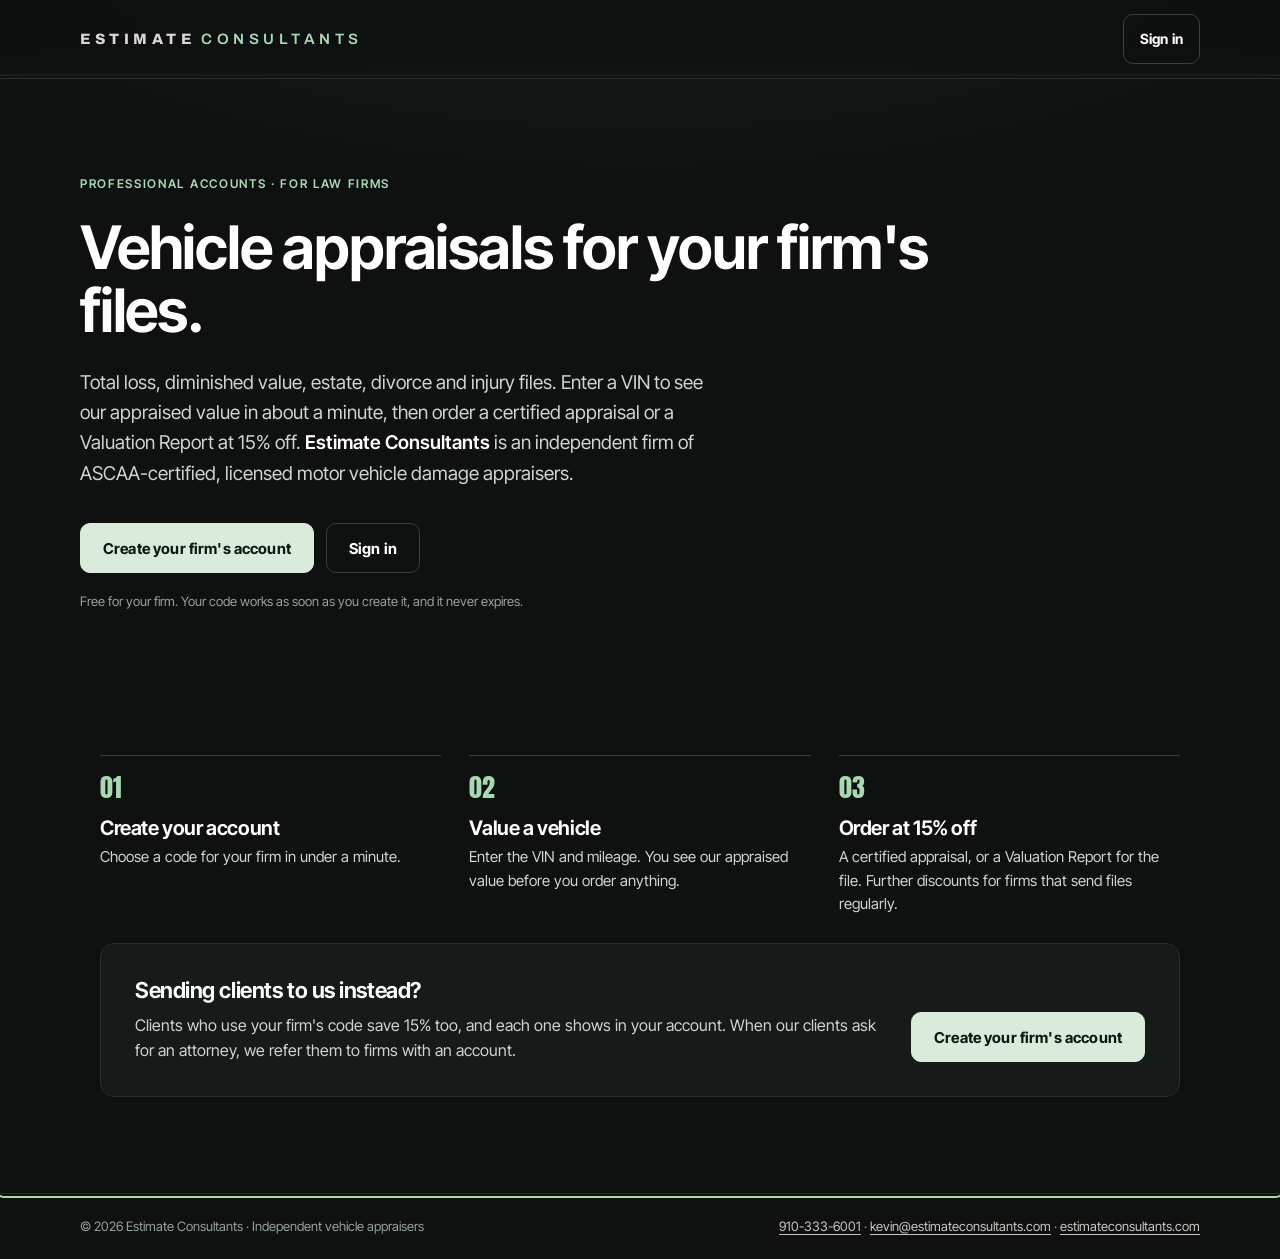
<file: index.html>
<!doctype html>
<html lang="en">
<head>
<meta charset="utf-8">
<meta name="viewport" content="width=device-width, initial-scale=1, viewport-fit=cover">
  <meta name="robots" content="noindex, nofollow">
<title>Professional Accounts for Law Firms — Estimate Consultants</title>
<meta name="description" content="Professional accounts for law firms: value a vehicle by VIN, then order a certified appraisal or a Valuation Report at 15% off.">
<meta name="theme-color" content="#0e1110">
<link rel="icon" href="assets/favicon.svg" type="image/svg+xml">
<link rel="preconnect" href="https://fonts.googleapis.com">
<link rel="preconnect" href="https://fonts.gstatic.com" crossorigin>
<link rel="stylesheet" href="https://fonts.googleapis.com/css2?family=Cormorant+Garamond:ital,wght@0,500;0,600;0,700;1,500&family=Archivo:wght@400;500;600;700&family=Anton&family=Inter+Tight:wght@400;500;600;700;800&display=swap">
<link rel="stylesheet" href="assets/style.css?v=3">
<style>.share-row{display:flex;gap:8px;margin:10px 0}.share-row .inp{flex:1;min-width:0;font:inherit;font-size:13px;padding:10px 12px;border:1px solid #d9d4c7;border-radius:10px;background:#fff;color:#17181B}.share-qr{display:flex;justify-content:center;margin:8px 0 12px}.share-qr svg{width:150px;height:150px}</style>
</head>
<body>
<a class="skip" href="#main">Skip to content</a>

<header class="nav" id="nav">
  <a class="brand" href="#/" aria-label="Estimate Consultants professional accounts — home">
    <span class="lockup"><span class="lk-top">Estimate</span><span class="lk-bot">Consultants</span></span>
  </a>
  <nav class="nav-actions" id="navActions" aria-label="Account"></nav>
</header>

<main id="main" tabindex="-1">

<!-- ============ HOME ============ -->
<section class="view" data-view="home" aria-labelledby="homeTitle">
  <div class="hero">
    <div class="hero-inner">
      <p class="eyebrow rise" style="--d:0">Professional accounts · For law firms</p>
      <h1 id="homeTitle" class="rise" style="--d:1">Vehicle appraisals for your firm's files.</h1>
      <p class="lede rise" style="--d:2">Total loss, diminished value, estate, divorce and injury files. Enter a VIN to see our appraised value in about a minute, then order a certified appraisal or a Valuation Report at 15% off. <strong>Estimate Consultants</strong> is an independent firm of ASCAA-certified, licensed motor vehicle damage appraisers.</p>
      <div class="cta-row rise" style="--d:3">
        <a class="btn btn-gold" href="#/join">Create your firm's account</a>
        <a class="btn btn-ghost" href="#/signin">Sign in</a>
      </div>
      <p class="fine rise" style="--d:4">Free for your firm. Your code works as soon as you create it, and it never expires.</p>
    </div>
  </div>

  <div class="wrap">
    <ol class="steps">
      <li><span class="num">01</span><h3>Create your account</h3><p>Choose a code for your firm in under a minute.</p></li>
      <li><span class="num">02</span><h3>Value a vehicle</h3><p>Enter the VIN and mileage. You see our appraised value before you order anything.</p></li>
      <li><span class="num">03</span><h3>Order at 15% off</h3><p>A certified appraisal, or a Valuation Report for the file. Further discounts for firms that send files regularly.</p></li>
    </ol>

    <div class="panel callout">
      <div>
        <h3>Sending clients to us instead?</h3>
        <p>Clients who use your firm's code save 15% too, and each one shows in your account. When our clients ask for an attorney, we refer them to firms with an account.</p>
      </div>
      <div class="cta-row">
        <a class="btn btn-gold" href="#/join">Create your firm's account</a>
      </div>
    </div>
  </div>
</section>

<!-- ============ JOIN ============ -->
<section class="view" data-view="join" aria-labelledby="joinTitle">
  <div class="shell">
    <div class="card wizard">
      <div class="progress" id="joinProgress" aria-hidden="true"><i></i><i></i><i></i></div>

      <form class="step" data-step="1" id="joinForm1" novalidate>
        <p class="kicker">Step 1 of 2</p>
        <h1 id="joinTitle">Tell us about your firm</h1>
        <p class="sub">We'll use this to set up your code and recognize you when you come back.</p>
        <div class="field"><input id="jFirm" autocomplete="organization" maxlength="100" placeholder=" " required><label for="jFirm">Firm name</label></div>
        <div class="grid2">
          <div class="field"><input id="jContact" autocomplete="name" maxlength="80" placeholder=" " required><label for="jContact">Your name</label></div>
          <div class="field"><input id="jPhone" type="tel" autocomplete="tel" maxlength="25" placeholder=" "><label for="jPhone">Phone (optional)</label></div>
        </div>
        <div class="field"><input id="jEmail" type="email" autocomplete="email" maxlength="120" placeholder=" " required><label for="jEmail">Email</label></div>
        <p class="err" id="jErr1" role="alert"></p>
        <div class="actions"><a class="link" href="#/">Back</a><button class="btn btn-dark" type="submit">Continue</button></div>
      </form>

      <form class="step" data-step="2" id="joinForm2" novalidate hidden>
        <p class="kicker">Step 2 of 2</p>
        <h1>Choose your code</h1>
        <p class="sub">It takes 15% off your firm's orders, and clients who type it in save 15% too. Letters and numbers only.</p>
        <div class="field code-field"><input id="jCode" maxlength="24" autocomplete="off" autocapitalize="characters" spellcheck="false" placeholder=" " required><label for="jCode">Your promo code</label><span class="status" id="jCodeStatus" aria-live="polite"></span></div>
        <div class="suggest" id="jSuggest" aria-label="Suggestions"></div>
        <div class="ticket-preview" aria-hidden="true"><span>15% OFF</span><b id="jTicket">YOURCODE</b></div>
        <p class="err" id="jErr2" role="alert"></p>
        <div class="actions"><button class="link" type="button" id="jBack">Back</button><button class="btn btn-gold" type="submit" id="jCreate">Create my code</button></div>
      </form>

      <div class="step done" data-step="3" id="joinDone" hidden>
        <div class="seal" aria-hidden="true"><svg viewBox="0 0 24 24"><path d="M4 12.5l5 5L20 6.5"/></svg></div>
        <p class="kicker">Your account is ready</p>
        <h1>Your code is live.</h1>
        <div class="ticket"><span>15% OFF · NEVER EXPIRES</span><b id="doneCode">CODE</b><small id="doneFirm"></small></div>
        <div class="stack">
          <button class="btn btn-gold wide" type="button" id="doneFlyer"><svg viewBox="0 0 24 24" aria-hidden="true"><path d="M7 8V3h10v5M7 17H5a2 2 0 0 1-2-2v-5a2 2 0 0 1 2-2h14a2 2 0 0 1 2 2v5a2 2 0 0 1-2 2h-2M7 14h10v7H7z"/></svg>Print your client flyer</button>
          <button class="btn btn-outline wide" type="button" id="doneAccount">Finish setting up my account</button>
        </div>
        <p class="fine">Your account lets you value a vehicle, order reports at 15% off and see the files sent under your code. We'll email a 6-digit code to confirm it's you. You can also do this later.</p>
      </div>
    </div>
  </div>
</section>

<!-- ============ SIGN IN ============ -->
<section class="view" data-view="signin" aria-labelledby="signinTitle">
  <div class="shell">
    <div class="card wizard narrow">
      <form class="step" id="siForm1" novalidate>
        <p class="kicker">Welcome back</p>
        <h1 id="signinTitle">Sign in</h1>
        <p class="sub">Enter the email you used for your firm. We'll send a 6-digit code. No password needed.</p>
        <div class="field"><input id="siEmail" type="email" autocomplete="email" maxlength="120" placeholder=" " required><label for="siEmail">Email</label></div>
        <p class="err" id="siErr1" role="alert"></p>
        <div class="actions"><a class="link" href="#/">Back</a><button class="btn btn-dark" type="submit" id="siSend">Email me a code</button></div>
        <p class="fine center">New here? <a href="#/join">Create your firm's code</a></p>
      </form>
      <form class="step" id="siForm2" novalidate hidden>
        <p class="kicker">Check your email</p>
        <h1>Enter your code</h1>
        <p class="sub" id="siSent">We sent a 6-digit code.</p>
        <div class="otp" id="otp" role="group" aria-label="6-digit code">
          <input inputmode="numeric" autocomplete="one-time-code" maxlength="1" aria-label="Digit 1"><input inputmode="numeric" maxlength="1" aria-label="Digit 2"><input inputmode="numeric" maxlength="1" aria-label="Digit 3"><input inputmode="numeric" maxlength="1" aria-label="Digit 4"><input inputmode="numeric" maxlength="1" aria-label="Digit 5"><input inputmode="numeric" maxlength="1" aria-label="Digit 6">
        </div>
        <p class="err" id="siErr2" role="alert"></p>
        <div class="actions"><button class="link" type="button" id="siChange">Use a different email</button><button class="btn btn-dark" type="submit" id="siVerify">Sign in</button></div>
        <p class="fine center"><button class="link" type="button" id="siResend">Send a new code</button></p>
      </form>
    </div>
  </div>
</section>

<!-- ============ DASHBOARD ============ -->
<section class="view" data-view="dashboard" aria-labelledby="dashTitle">
  <div class="dash">
    <div class="dash-head">
      <div>
        <p class="kicker" id="dashSince">Professional account</p>
        <h1 id="dashTitle">Your account</h1>
      </div>
      <div class="code-chip" id="codeChip">
        <span>Your code</span><b id="dashCode">—</b>
        <button class="chip-btn" id="copyCode" type="button" aria-label="Copy code">Copy</button>
      </div>
    </div>

    <div class="banner" id="verifyBanner" hidden></div>

    <div class="card block order" id="orderCard">
      <h2>Value a vehicle</h2>
      <p class="sub">Free, in about a minute. Then order a certified appraisal or a Valuation Report for the file. Your firm gets 15% off both, with further discounts for volume.</p>
      <form class="order-row" id="orderForm" novalidate>
        <div class="field"><input id="oVin" maxlength="17" autocomplete="off" autocapitalize="characters" spellcheck="false" placeholder=" "><label for="oVin">VIN (17 characters)</label></div>
        <select class="sel" id="oFor" aria-label="What the appraisal is for">
          <option value="general">Total loss or diminished value</option>
          <option value="estate">Estate or probate</option>
          <option value="divorce">Divorce or settlement</option>
          <option value="bank">Lender or collateral</option>
          <option value="donation">Vehicle donation</option>
        </select>
        <button class="btn btn-gold" type="submit">Get the value</button>
      </form>
      <p class="err" id="oErr" role="alert"></p>
      <div class="order-links">
        <a class="btn btn-outline" id="oCert" href="https://appraisals.estimateconsultants.com/" target="_blank" rel="noopener">Order a certified appraisal</a>
        <a class="btn btn-outline" id="oVr" href="https://www.estimateconsultants.com/markettrue-value.html" target="_blank" rel="noopener">Order a Valuation Report</a>
      </div>
      <p class="fine">A certified appraisal is reviewed and signed by a certified appraiser, from $299 before your discount. A Valuation Report is the comparable vehicles and adjustments behind the value, ready in minutes; it is not a certified appraisal.</p>
    </div>

    <div class="card block">
      <h2>Clients who used your code</h2>
      <p class="sub counts"><b id="stSubmitted">0</b> used your code · <b id="stAppraisals">0</b> became appraisals<span class="pay-only"> · <b id="stOwed">$0</b> on the way to you · <b id="stPaid">$0</b> paid to date</span><span hidden><small id="stOwedN"></small><small id="stPaidN"></small></span></p>
      <div id="refs"></div>
    </div>

    <div class="card block pay-only">
      <h2>Where the $50 goes</h2>
      <p class="sub">Add one or several. You choose who gets each referral.</p>
      <div id="payees"></div>
      <button class="btn btn-outline" type="button" id="addPayee">+ Add a destination</button>
    </div>

    <div class="card block">
      <h2>For your clients</h2>
      <p class="sub">Clients who use your code save 15%.</p>
      <div class="rows">
        <div class="trow"><div><b>Client flyer</b><span>One page with your firm's name and code.</span></div><button class="btn btn-outline sm" type="button" id="dashFlyer">Print</button></div>
        <div class="trow"><div><b>After-a-crash checklist</b><span>One page for the glove box, with your firm's name and code.</span></div><button class="btn btn-outline sm" type="button" id="dashChecklist">Print</button></div>
        <div class="trow wrap-row"><div><b>Free value link</b><span>Text or email it. They see their car's market value free and can check the insurer's offer.</span></div>
          <div class="share-row"><input class="inp" id="shareLink" readonly aria-label="Your link"><button class="btn btn-outline sm" type="button" id="copyShare">Copy</button><button class="btn btn-outline sm" type="button" id="printShare">Print QR card</button></div>
          <div class="share-qr" id="shareQr" hidden></div></div>
        <div class="trow"><div><b>Value by VIN for your website</b><span>Our free car value tool on your firm's site.</span></div><button class="btn btn-outline sm" type="button" id="dashMt">Get the code</button></div>
        <div class="trow"><div><b>Diminished value calculator for your website</b><span>Our free calculator on your firm's site.</span></div><button class="btn btn-outline sm" type="button" id="dashCalc">Get the code</button></div>
      </div>
    </div>

    <div class="card block">
      <div class="block-head"><h2>Firm details</h2><button class="link" type="button" id="editProfile">Edit</button></div>
      <dl class="kv" id="profile"></dl>
      <div class="trow last"><div><b>Business cards</b><span id="cardsNote">Running low? Request more and we'll ship them to your office.</span></div><button class="btn btn-outline sm" type="button" id="reqCards">Request cards</button></div>
    </div>
  </div>
</section>

</main>

<footer class="foot" id="foot">
  <span>© <span id="yr"></span> Estimate Consultants · Independent vehicle appraisers</span>
  <span><a href="tel:+19103336001">910-333-6001</a> · <a href="mailto:kevin@estimateconsultants.com">kevin@estimateconsultants.com</a> · <a href="https://estimateconsultants.com">estimateconsultants.com</a></span>
</footer>

<!-- ============ modals ============ -->
<div class="overlay" id="flyerModal" hidden role="dialog" aria-modal="true" aria-labelledby="flyerTitle">
  <div class="modal flyer-modal">
    <div class="modal-head">
      <div><p class="kicker" id="flyerKicker">Client flyer</p><h2 id="flyerTitle">Ready to print</h2></div>
      <button class="x" type="button" data-close aria-label="Close">×</button>
    </div>
    <div class="flyer-stage" id="flyerStage"><div class="flyer-scale" id="flyerScale"></div></div>
    <div class="modal-foot">
      <label class="switch"><input type="checkbox" id="optQr" checked><span></span>Include QR code</label>
      <div class="modal-actions">
        <button class="btn btn-outline" type="button" data-close>Close</button>
        <button class="btn btn-gold printbtn" type="button" id="printBtn"><svg viewBox="0 0 24 24" aria-hidden="true"><path d="M7 8V3h10v5M7 17H5a2 2 0 0 1-2-2v-5a2 2 0 0 1 2-2h14a2 2 0 0 1 2 2v5a2 2 0 0 1-2 2h-2M7 14h10v7H7z"/></svg><span>Print flyer</span></button>
      </div>
    </div>
    <p class="fine center" style="margin:0 0 4px">Tip: choose "Save as PDF" in the print window to keep a digital copy. Print on US Letter at 100% scale.</p>
  </div>
</div>

<div class="overlay" id="calcModal" hidden role="dialog" aria-modal="true" aria-labelledby="calcTitle">
  <div class="modal">
    <div class="modal-head"><div><p class="kicker">Partner tool</p><h2 id="calcTitle">Calculator for your website</h2></div><button class="x" type="button" data-close aria-label="Close">×</button></div>
    <ol class="calc-steps">
      <li>Copy the code below. Your partner code is already in it.</li>
      <li>Paste it into your website with your site builder's "HTML" or "Embed code" block (WordPress, Wix, Squarespace and GoDaddy all have one).</li>
      <li id="calcCredit">Clients who text or email us from the calculator are credited to your code.</li>
    </ol>
    <pre class="calc-code" id="calcCode"></pre>
    <div class="modal-foot">
      <a class="link" id="calcPreview" href="#" target="_blank" rel="noopener">Preview the calculator</a>
      <div class="modal-actions">
        <button class="btn btn-outline" type="button" data-close>Close</button>
        <button class="btn btn-gold" type="button" id="copyCalc">Copy code</button>
      </div>
    </div>
    <p class="fine center" style="margin:0 0 4px">Need help adding it? Call or text 910-333-6001.</p>
  </div>
</div>

<div class="overlay" id="payeeModal" hidden role="dialog" aria-modal="true" aria-labelledby="payeeTitle">
  <form class="modal small" id="payeeForm" novalidate>
    <div class="modal-head"><div><p class="kicker">Payout destination</p><h2 id="payeeTitle">Add a destination</h2></div><button class="x" type="button" data-close aria-label="Close">×</button></div>
    <div class="field"><input id="pLabel" maxlength="60" placeholder=" " required><label for="pLabel">Who is this for? (e.g. Intake team, Maria)</label></div>
    <fieldset class="seg" id="pMethod"><legend class="sr">How should we pay?</legend>
      <label><input type="radio" name="pm" value="paypal" checked><span>PayPal</span></label>
      <label><input type="radio" name="pm" value="venmo"><span>Venmo</span></label>
      <label><input type="radio" name="pm" value="check"><span>Check</span></label>
      <label><input type="radio" name="pm" value="charity"><span>Charity</span></label>
    </fieldset>
    <div class="field"><input id="pDetail" maxlength="300" placeholder=" " required><textarea id="pDetailArea" maxlength="300" rows="3" placeholder=" " hidden></textarea><label for="pDetail" id="pDetailLabel">PayPal email</label></div>
    <div class="field" id="pExtraWrap" hidden><input id="pExtra" maxlength="200" placeholder=" "><label for="pExtra" id="pExtraLabel">Notes (optional)</label></div>
    <p class="hint" id="pHint"></p>
    <p class="err" id="pErr" role="alert"></p>
    <div class="modal-actions end"><button class="btn btn-outline" type="button" data-close>Cancel</button><button class="btn btn-dark" type="submit" id="pSave">Save destination</button></div>
  </form>
</div>

<div class="overlay" id="cardsModal" hidden role="dialog" aria-modal="true" aria-labelledby="cardsTitle">
  <form class="modal small" id="cardsForm" novalidate>
    <div class="modal-head"><div><p class="kicker">Business cards</p><h2 id="cardsTitle">Request more cards</h2></div><button class="x" type="button" data-close aria-label="Close">×</button></div>
    <div class="field"><textarea id="cShip" maxlength="300" rows="4" placeholder=" " required></textarea><label for="cShip">Ship to (name and full mailing address)</label></div>
    <div class="field"><input id="cNote" maxlength="300" placeholder=" "><label for="cNote">Notes (optional)</label></div>
    <p class="hint">Free with your account. We'll email you if we have any questions.</p>
    <p class="err" id="cErr" role="alert"></p>
    <div class="modal-actions end"><button class="btn btn-outline" type="button" data-close>Cancel</button><button class="btn btn-dark" type="submit" id="cSend">Send request</button></div>
  </form>
</div>

<div class="overlay" id="profileModal" hidden role="dialog" aria-modal="true" aria-labelledby="profTitle">
  <form class="modal small" id="profileForm" novalidate>
    <div class="modal-head"><div><p class="kicker">Firm details</p><h2 id="profTitle">Edit details</h2></div><button class="x" type="button" data-close aria-label="Close">×</button></div>
    <div class="field"><input id="eFirm" maxlength="100" placeholder=" " required><label for="eFirm">Firm name</label></div>
    <div class="field"><input id="eContact" maxlength="80" placeholder=" " required><label for="eContact">Contact name</label></div>
    <div class="field"><input id="ePhone" type="tel" maxlength="25" placeholder=" "><label for="ePhone">Phone</label></div>
    <p class="hint">To change your sign-in email or code, call 910-333-6001.</p>
    <p class="err" id="eErr" role="alert"></p>
    <div class="modal-actions end"><button class="btn btn-outline" type="button" data-close>Cancel</button><button class="btn btn-dark" type="submit">Save</button></div>
  </form>
</div>

<div class="toasts" id="toasts" aria-live="polite"></div>
<div id="printRoot" aria-hidden="true"></div>

<script src="assets/qr.js"></script>
<script src="assets/app.js?v=3"></script>
</body>
</html>
</file>
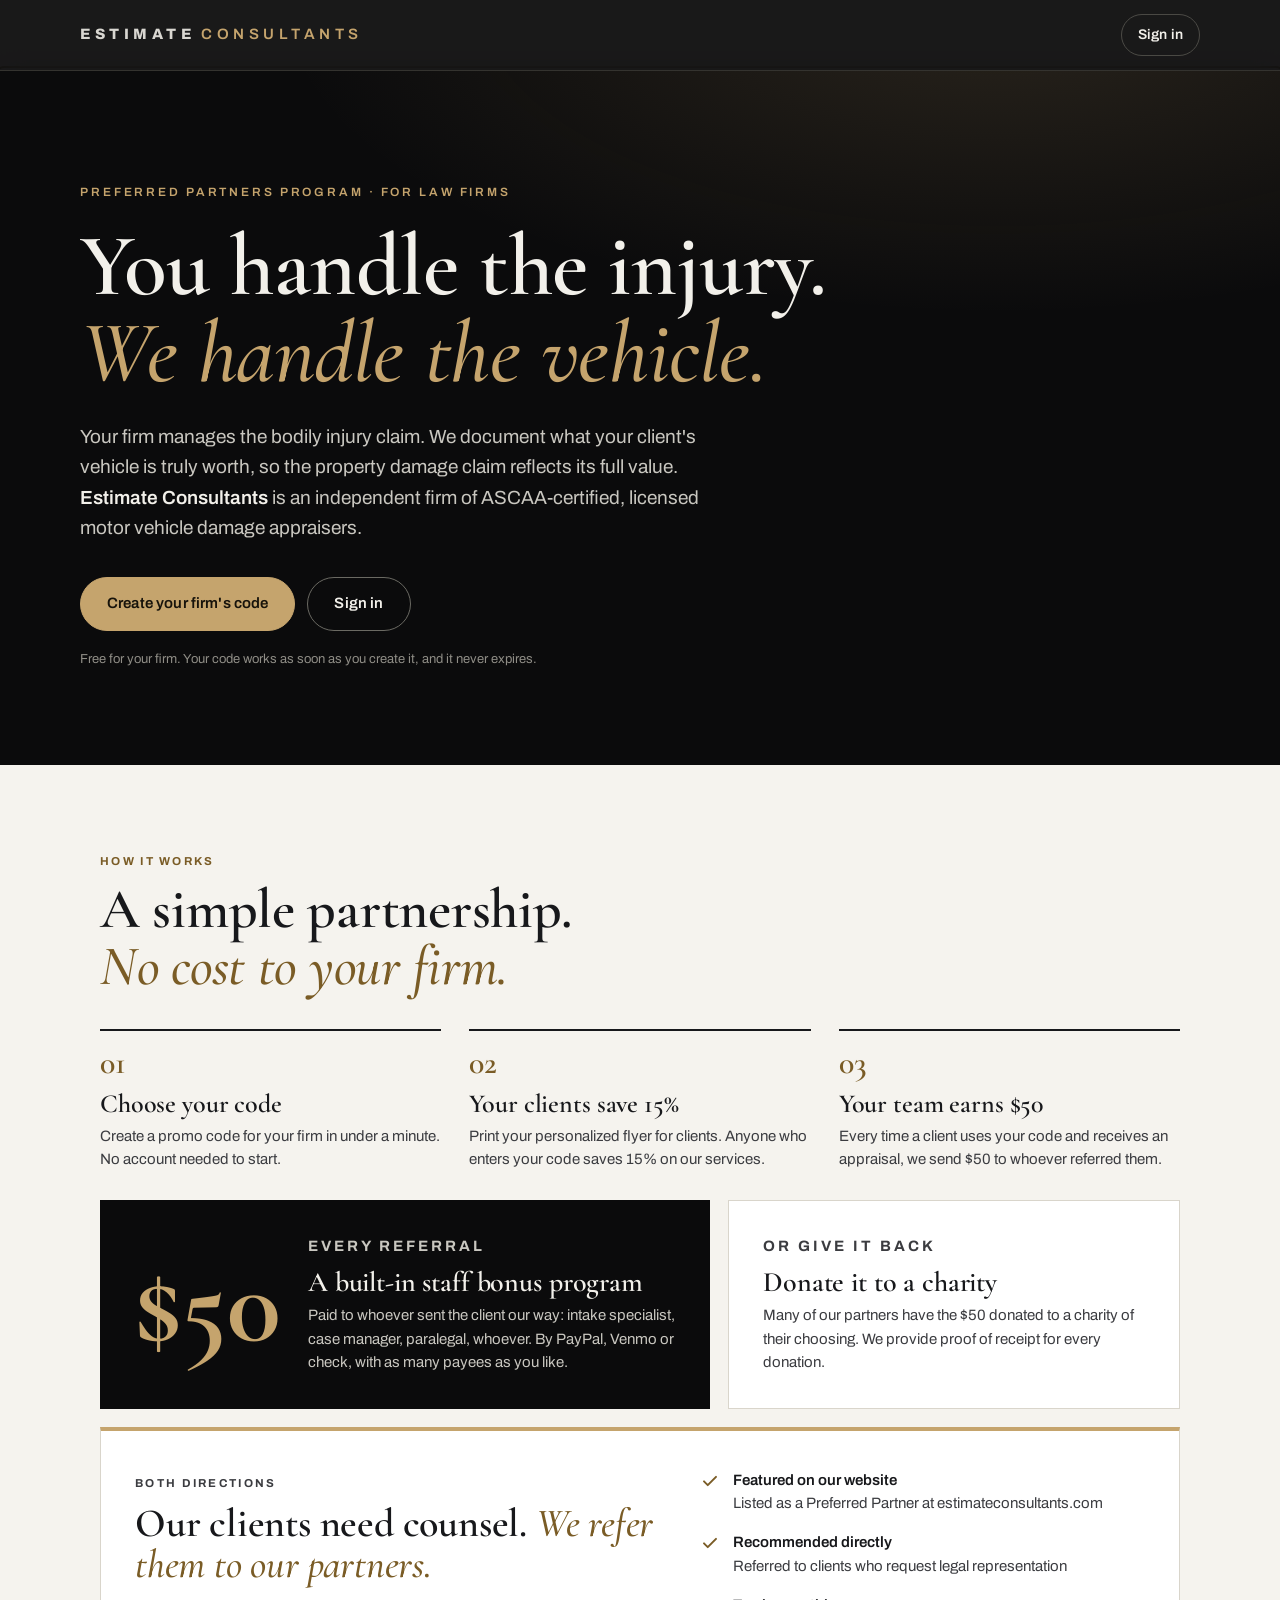
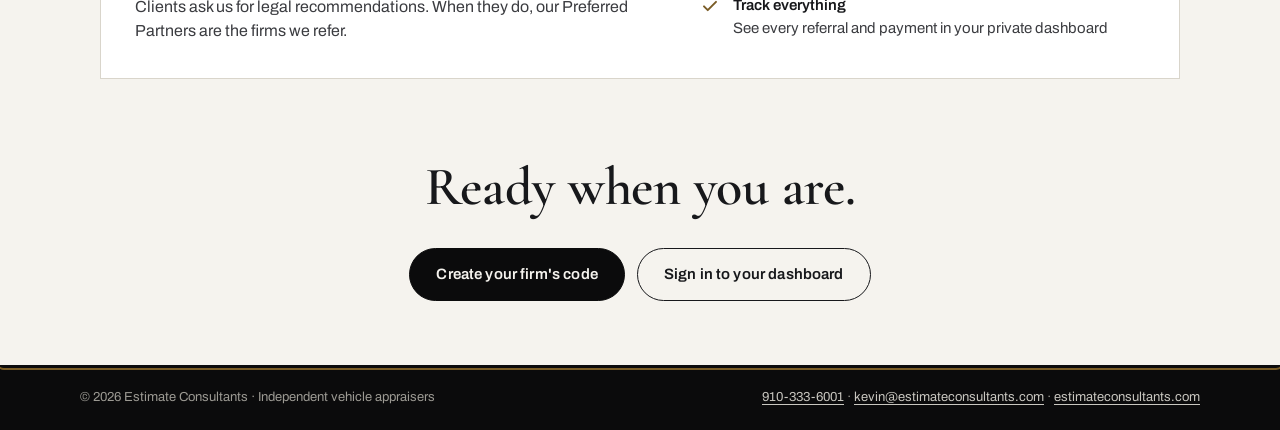
<file: site/index.html>
<!doctype html>
<html lang="en">
<head>
<meta charset="utf-8">
<meta name="viewport" content="width=device-width, initial-scale=1, viewport-fit=cover">
<title>Preferred Partners — Estimate Consultants</title>
<meta name="description" content="The Estimate Consultants Preferred Partners Program for law firms. You handle the injury. We handle the vehicle.">
<meta name="theme-color" content="#0B0B0C">
<link rel="icon" href="assets/favicon.svg" type="image/svg+xml">
<link rel="preconnect" href="https://fonts.googleapis.com">
<link rel="preconnect" href="https://fonts.gstatic.com" crossorigin>
<link rel="stylesheet" href="https://fonts.googleapis.com/css2?family=Cormorant+Garamond:ital,wght@0,500;0,600;0,700;1,500&family=Archivo:wght@400;500;600;700&display=swap">
<link rel="stylesheet" href="assets/style.css">
</head>
<body>
<a class="skip" href="#main">Skip to content</a>

<header class="nav" id="nav">
  <a class="brand" href="#/" aria-label="Estimate Consultants Preferred Partners — home">
    <span class="lockup"><span class="lk-top">Estimate</span><span class="lk-bot">Consultants</span></span>
  </a>
  <nav class="nav-actions" id="navActions" aria-label="Account"></nav>
</header>

<main id="main" tabindex="-1">

<!-- ============ HOME ============ -->
<section class="view" data-view="home" aria-labelledby="homeTitle">
  <div class="hero">
    <div class="hero-inner">
      <p class="eyebrow rise" style="--d:0">Preferred Partners Program · For law firms</p>
      <h1 id="homeTitle" class="rise" style="--d:1">You handle the injury.<br><em>We handle the vehicle.</em></h1>
      <p class="lede rise" style="--d:2">Your firm manages the bodily injury claim. We document what your client's vehicle is truly worth, so the property damage claim reflects its full value. <strong>Estimate Consultants</strong> is an independent firm of ASCAA-certified, licensed motor vehicle damage appraisers.</p>
      <div class="cta-row rise" style="--d:3">
        <a class="btn btn-gold" href="#/join">Create your firm's code</a>
        <a class="btn btn-ghost" href="#/signin">Sign in</a>
      </div>
      <p class="fine rise" style="--d:4">Free for your firm. Your code works as soon as you create it, and it never expires.</p>
    </div>
  </div>

  <div class="wrap">
    <div class="section-head">
      <p class="kicker">How it works</p>
      <h2>A simple partnership.<br><em>No cost to your firm.</em></h2>
    </div>
    <ol class="steps">
      <li><span class="num">01</span><h3>Choose your code</h3><p>Create a promo code for your firm in under a minute. No account needed to start.</p></li>
      <li><span class="num">02</span><h3>Your clients save 15%</h3><p>Print your personalized flyer for clients. Anyone who enters your code saves 15% on our services.</p></li>
      <li><span class="num">03</span><h3>Your team earns $50</h3><p>Every time a client uses your code and receives an appraisal, we send $50 to whoever referred them.</p></li>
    </ol>

    <div class="duo">
      <div class="panel dark">
        <div class="big-fifty">$50</div>
        <div>
          <p class="kicker gold">Every referral</p>
          <h3>A built-in staff bonus program</h3>
          <p>Paid to whoever sent the client our way: intake specialist, case manager, paralegal, whoever. By PayPal, Venmo or check, with as many payees as you like.</p>
        </div>
      </div>
      <div class="panel light">
        <p class="kicker">Or give it back</p>
        <h3>Donate it to a charity</h3>
        <p>Many of our partners have the $50 donated to a charity of their choosing. We provide proof of receipt for every donation.</p>
      </div>
    </div>

    <div class="panel callout">
      <div>
        <p class="kicker">Both directions</p>
        <h3>Our clients need counsel. <em>We refer them to our partners.</em></h3>
        <p>Clients ask us for legal recommendations. When they do, our Preferred Partners are the firms we refer.</p>
      </div>
      <ul class="ticks">
        <li><b>Featured on our website</b><span>Listed as a Preferred Partner at estimateconsultants.com</span></li>
        <li><b>Recommended directly</b><span>Referred to clients who request legal representation</span></li>
        <li><b>Track everything</b><span>See every referral and payment in your private dashboard</span></li>
      </ul>
    </div>

    <div class="closing">
      <h2>Ready when you are.</h2>
      <div class="cta-row center">
        <a class="btn btn-dark" href="#/join">Create your firm's code</a>
        <a class="btn btn-outline" href="#/signin">Sign in to your dashboard</a>
      </div>
    </div>
  </div>
</section>

<!-- ============ JOIN ============ -->
<section class="view" data-view="join" aria-labelledby="joinTitle">
  <div class="shell">
    <div class="card wizard">
      <div class="progress" id="joinProgress" aria-hidden="true"><i></i><i></i><i></i></div>

      <form class="step" data-step="1" id="joinForm1" novalidate>
        <p class="kicker">Step 1 of 2</p>
        <h1 id="joinTitle">Tell us about your firm</h1>
        <p class="sub">We'll use this to set up your code and recognize you when you come back.</p>
        <div class="field"><input id="jFirm" autocomplete="organization" maxlength="100" placeholder=" " required><label for="jFirm">Firm name</label></div>
        <div class="grid2">
          <div class="field"><input id="jContact" autocomplete="name" maxlength="80" placeholder=" " required><label for="jContact">Your name</label></div>
          <div class="field"><input id="jPhone" type="tel" autocomplete="tel" maxlength="25" placeholder=" "><label for="jPhone">Phone (optional)</label></div>
        </div>
        <div class="field"><input id="jEmail" type="email" autocomplete="email" maxlength="120" placeholder=" " required><label for="jEmail">Email</label></div>
        <p class="err" id="jErr1" role="alert"></p>
        <div class="actions"><a class="link" href="#/">Back</a><button class="btn btn-dark" type="submit">Continue</button></div>
      </form>

      <form class="step" data-step="2" id="joinForm2" novalidate hidden>
        <p class="kicker">Step 2 of 2</p>
        <h1>Choose your code</h1>
        <p class="sub">This is what your clients type in. Letters and numbers only, and it works indefinitely.</p>
        <div class="field code-field"><input id="jCode" maxlength="24" autocomplete="off" autocapitalize="characters" spellcheck="false" placeholder=" " required><label for="jCode">Your promo code</label><span class="status" id="jCodeStatus" aria-live="polite"></span></div>
        <div class="suggest" id="jSuggest" aria-label="Suggestions"></div>
        <div class="ticket-preview" aria-hidden="true"><span>15% OFF</span><b id="jTicket">YOURCODE</b></div>
        <p class="err" id="jErr2" role="alert"></p>
        <div class="actions"><button class="link" type="button" id="jBack">Back</button><button class="btn btn-gold" type="submit" id="jCreate">Create my code</button></div>
      </form>

      <div class="step done" data-step="3" id="joinDone" hidden>
        <div class="seal" aria-hidden="true"><svg viewBox="0 0 24 24"><path d="M4 12.5l5 5L20 6.5"/></svg></div>
        <p class="kicker">You're a Preferred Partner</p>
        <h1>Your code is live.</h1>
        <div class="ticket"><span>15% OFF · NEVER EXPIRES</span><b id="doneCode">CODE</b><small id="doneFirm"></small></div>
        <div class="stack">
          <button class="btn btn-gold wide" type="button" id="doneFlyer"><svg viewBox="0 0 24 24" aria-hidden="true"><path d="M7 8V3h10v5M7 17H5a2 2 0 0 1-2-2v-5a2 2 0 0 1 2-2h14a2 2 0 0 1 2 2v5a2 2 0 0 1-2 2h-2M7 14h10v7H7z"/></svg>Print your client flyer</button>
          <button class="btn btn-outline wide" type="button" id="doneAccount">Finish setting up my account</button>
        </div>
        <p class="fine">Your account lets you track referrals and choose where each $50 goes. We'll email a 6-digit code to confirm it's you. You can also do this later.</p>
      </div>
    </div>
  </div>
</section>

<!-- ============ SIGN IN ============ -->
<section class="view" data-view="signin" aria-labelledby="signinTitle">
  <div class="shell">
    <div class="card wizard narrow">
      <form class="step" id="siForm1" novalidate>
        <p class="kicker">Welcome back</p>
        <h1 id="signinTitle">Sign in</h1>
        <p class="sub">Enter the email you used for your firm. We'll send a 6-digit code. No password needed.</p>
        <div class="field"><input id="siEmail" type="email" autocomplete="email" maxlength="120" placeholder=" " required><label for="siEmail">Email</label></div>
        <p class="err" id="siErr1" role="alert"></p>
        <div class="actions"><a class="link" href="#/">Back</a><button class="btn btn-dark" type="submit" id="siSend">Email me a code</button></div>
        <p class="fine center">New here? <a href="#/join">Create your firm's code</a></p>
      </form>
      <form class="step" id="siForm2" novalidate hidden>
        <p class="kicker">Check your email</p>
        <h1>Enter your code</h1>
        <p class="sub" id="siSent">We sent a 6-digit code.</p>
        <div class="otp" id="otp" role="group" aria-label="6-digit code">
          <input inputmode="numeric" autocomplete="one-time-code" maxlength="1" aria-label="Digit 1"><input inputmode="numeric" maxlength="1" aria-label="Digit 2"><input inputmode="numeric" maxlength="1" aria-label="Digit 3"><input inputmode="numeric" maxlength="1" aria-label="Digit 4"><input inputmode="numeric" maxlength="1" aria-label="Digit 5"><input inputmode="numeric" maxlength="1" aria-label="Digit 6">
        </div>
        <p class="err" id="siErr2" role="alert"></p>
        <div class="actions"><button class="link" type="button" id="siChange">Use a different email</button><button class="btn btn-dark" type="submit" id="siVerify">Sign in</button></div>
        <p class="fine center"><button class="link" type="button" id="siResend">Send a new code</button></p>
      </form>
    </div>
  </div>
</section>

<!-- ============ DASHBOARD ============ -->
<section class="view" data-view="dashboard" aria-labelledby="dashTitle">
  <div class="dash">
    <div class="dash-head">
      <div>
        <p class="kicker" id="dashSince">Preferred Partner</p>
        <h1 id="dashTitle">Your dashboard</h1>
      </div>
      <div class="code-chip" id="codeChip">
        <span>Your code</span><b id="dashCode">—</b>
        <button class="chip-btn" id="copyCode" type="button" aria-label="Copy code">Copy</button>
      </div>
    </div>

    <div class="banner" id="verifyBanner" hidden></div>

    <div class="stats" id="stats" aria-live="polite">
      <div class="stat"><span>Clients who used your code</span><b id="stSubmitted">0</b></div>
      <div class="stat"><span>Became appraisals</span><b id="stAppraisals">0</b></div>
      <div class="stat gold"><span>On the way to you</span><b id="stOwed">$0</b><small id="stOwedN"></small></div>
      <div class="stat"><span>Paid to date</span><b id="stPaid">$0</b><small id="stPaidN"></small></div>
    </div>

    <div class="dash-grid">
      <div class="card block">
        <div class="block-head"><div><h2>Referrals</h2><p>Each time a client uses your code and we begin their appraisal, $50 is earned.</p></div></div>
        <div id="refs"></div>
      </div>

      <aside class="side">
        <div class="card block">
          <div class="block-head"><div><h2>Where the $50 goes</h2><p>Add one or several. You choose who gets each referral.</p></div></div>
          <div id="payees"></div>
          <button class="btn btn-outline wide" type="button" id="addPayee">+ Add a destination</button>
        </div>

        <div class="card block flyer-card">
          <h2>Client flyer</h2>
          <p>A full-page flyer with your firm's name and code, ready to print and hand to clients.</p>
          <button class="btn btn-gold wide" type="button" id="dashFlyer"><svg viewBox="0 0 24 24" aria-hidden="true"><path d="M7 8V3h10v5M7 17H5a2 2 0 0 1-2-2v-5a2 2 0 0 1 2-2h14a2 2 0 0 1 2 2v5a2 2 0 0 1-2 2h-2M7 14h10v7H7z"/></svg>Preview &amp; print</button>
        </div>

        <div class="card block">
          <h2>Business cards</h2>
          <p class="muted" id="cardsNote">Running low? Request more and we'll ship them to your office.</p>
          <button class="btn btn-outline wide" type="button" id="reqCards">Request more cards</button>
        </div>

        <div class="card block">
          <div class="block-head"><div><h2>Firm details</h2></div><button class="link" type="button" id="editProfile">Edit</button></div>
          <dl class="kv" id="profile"></dl>
        </div>
      </aside>
    </div>
  </div>
</section>

</main>

<footer class="foot" id="foot">
  <span>© <span id="yr"></span> Estimate Consultants · Independent vehicle appraisers</span>
  <span><a href="tel:+19103336001">910-333-6001</a> · <a href="mailto:kevin@estimateconsultants.com">kevin@estimateconsultants.com</a> · <a href="https://estimateconsultants.com">estimateconsultants.com</a></span>
</footer>

<!-- ============ modals ============ -->
<div class="overlay" id="flyerModal" hidden role="dialog" aria-modal="true" aria-labelledby="flyerTitle">
  <div class="modal flyer-modal">
    <div class="modal-head">
      <div><p class="kicker">Client flyer</p><h2 id="flyerTitle">Ready to print</h2></div>
      <button class="x" type="button" data-close aria-label="Close">×</button>
    </div>
    <div class="flyer-stage" id="flyerStage"><div class="flyer-scale" id="flyerScale"></div></div>
    <div class="modal-foot">
      <label class="switch"><input type="checkbox" id="optQr" checked><span></span>Include QR code</label>
      <div class="modal-actions">
        <button class="btn btn-outline" type="button" data-close>Close</button>
        <button class="btn btn-gold printbtn" type="button" id="printBtn"><svg viewBox="0 0 24 24" aria-hidden="true"><path d="M7 8V3h10v5M7 17H5a2 2 0 0 1-2-2v-5a2 2 0 0 1 2-2h14a2 2 0 0 1 2 2v5a2 2 0 0 1-2 2h-2M7 14h10v7H7z"/></svg><span>Print flyer</span></button>
      </div>
    </div>
    <p class="fine center" style="margin:0 0 4px">Tip: choose "Save as PDF" in the print window to keep a digital copy. Print on US Letter at 100% scale.</p>
  </div>
</div>

<div class="overlay" id="payeeModal" hidden role="dialog" aria-modal="true" aria-labelledby="payeeTitle">
  <form class="modal small" id="payeeForm" novalidate>
    <div class="modal-head"><div><p class="kicker">Payout destination</p><h2 id="payeeTitle">Add a destination</h2></div><button class="x" type="button" data-close aria-label="Close">×</button></div>
    <div class="field"><input id="pLabel" maxlength="60" placeholder=" " required><label for="pLabel">Who is this for? (e.g. Intake team, Maria)</label></div>
    <fieldset class="seg" id="pMethod"><legend class="sr">How should we pay?</legend>
      <label><input type="radio" name="pm" value="paypal" checked><span>PayPal</span></label>
      <label><input type="radio" name="pm" value="venmo"><span>Venmo</span></label>
      <label><input type="radio" name="pm" value="check"><span>Check</span></label>
      <label><input type="radio" name="pm" value="charity"><span>Charity</span></label>
    </fieldset>
    <div class="field"><input id="pDetail" maxlength="300" placeholder=" " required><textarea id="pDetailArea" maxlength="300" rows="3" placeholder=" " hidden></textarea><label for="pDetail" id="pDetailLabel">PayPal email</label></div>
    <div class="field" id="pExtraWrap" hidden><input id="pExtra" maxlength="200" placeholder=" "><label for="pExtra" id="pExtraLabel">Notes (optional)</label></div>
    <p class="hint" id="pHint"></p>
    <p class="err" id="pErr" role="alert"></p>
    <div class="modal-actions end"><button class="btn btn-outline" type="button" data-close>Cancel</button><button class="btn btn-dark" type="submit" id="pSave">Save destination</button></div>
  </form>
</div>

<div class="overlay" id="cardsModal" hidden role="dialog" aria-modal="true" aria-labelledby="cardsTitle">
  <form class="modal small" id="cardsForm" novalidate>
    <div class="modal-head"><div><p class="kicker">Business cards</p><h2 id="cardsTitle">Request more cards</h2></div><button class="x" type="button" data-close aria-label="Close">×</button></div>
    <div class="field"><textarea id="cShip" maxlength="300" rows="4" placeholder=" " required></textarea><label for="cShip">Ship to (name and full mailing address)</label></div>
    <div class="field"><input id="cNote" maxlength="300" placeholder=" "><label for="cNote">Notes (optional)</label></div>
    <p class="hint">Free for Preferred Partners. We'll email you if we have any questions.</p>
    <p class="err" id="cErr" role="alert"></p>
    <div class="modal-actions end"><button class="btn btn-outline" type="button" data-close>Cancel</button><button class="btn btn-dark" type="submit" id="cSend">Send request</button></div>
  </form>
</div>

<div class="overlay" id="profileModal" hidden role="dialog" aria-modal="true" aria-labelledby="profTitle">
  <form class="modal small" id="profileForm" novalidate>
    <div class="modal-head"><div><p class="kicker">Firm details</p><h2 id="profTitle">Edit details</h2></div><button class="x" type="button" data-close aria-label="Close">×</button></div>
    <div class="field"><input id="eFirm" maxlength="100" placeholder=" " required><label for="eFirm">Firm name</label></div>
    <div class="field"><input id="eContact" maxlength="80" placeholder=" " required><label for="eContact">Contact name</label></div>
    <div class="field"><input id="ePhone" type="tel" maxlength="25" placeholder=" "><label for="ePhone">Phone</label></div>
    <p class="hint">To change your sign-in email or code, call 910-333-6001.</p>
    <p class="err" id="eErr" role="alert"></p>
    <div class="modal-actions end"><button class="btn btn-outline" type="button" data-close>Cancel</button><button class="btn btn-dark" type="submit">Save</button></div>
  </form>
</div>

<div class="toasts" id="toasts" aria-live="polite"></div>
<div id="printRoot" aria-hidden="true"></div>

<script src="assets/qr.js"></script>
<script src="assets/app.js"></script>
</body>
</html>
</file>
<file: assets/style.css>
/* Estimate Consultants — Preferred Partners
   Ivory / obsidian / champagne gold. Cormorant Garamond display, Archivo text. */
:root{
  --ink:#17181B; --ink-2:#3B3C40; --muted:#6B6C70; --line:#D9D5CB; --line-2:#E8E4DA;
  --ivory:#F5F3EE; --paper:#FFFFFF; --obsidian:#0B0B0C; --obs-2:#161617; --obs-line:#34332F;
  --gold:#C5A46D; --gold-d:#7A5C26; --gold-dd:#4F3B18; --sand:#F1E8D6;
  --ok:#2F6B4F; --ok-bg:#E6F0EA; --warn:#8A5A12; --warn-bg:#F6ECD6; --bad:#9B2C2C;
  --serif:'Cormorant Garamond',Georgia,'Times New Roman',serif;
  --sans:'Archivo','Helvetica Neue',Arial,sans-serif;
  --ease:cubic-bezier(.22,.7,.2,1);
  --shadow:0 1px 2px rgba(23,24,27,.04),0 12px 32px -12px rgba(23,24,27,.16);
}
*{box-sizing:border-box}
html{-webkit-text-size-adjust:100%;scroll-behavior:smooth}
body{margin:0;background:var(--ivory);color:var(--ink);font:400 16px/1.55 var(--sans);-webkit-font-smoothing:antialiased;text-rendering:optimizeLegibility}
h1,h2,h3{font-family:var(--serif);font-weight:600;line-height:1.02;margin:0;letter-spacing:-.005em}
h1 em,h2 em,h3 em{font-style:italic;font-weight:500;color:var(--gold-d)}
p{margin:0}
a{color:var(--gold-d);text-underline-offset:3px}a:hover{color:var(--gold-dd)}
button{font:inherit;color:inherit}
:focus-visible{outline:2px solid var(--gold-d);outline-offset:3px;border-radius:4px}
.sr,.skip:not(:focus){position:absolute;width:1px;height:1px;overflow:hidden;clip:rect(0 0 0 0);white-space:nowrap}
.skip:focus{position:fixed;top:10px;left:10px;z-index:100;background:var(--paper);padding:10px 14px;border-radius:8px}
[hidden]{display:none!important}
svg{fill:none;stroke:currentColor;stroke-width:1.8;stroke-linecap:round;stroke-linejoin:round}

/* ---------- nav ---------- */
.nav{position:sticky;top:0;z-index:40;display:flex;align-items:center;justify-content:space-between;gap:16px;padding:14px max(20px,calc((100vw - 1120px)/2));background:rgba(11,11,12,.94);backdrop-filter:saturate(1.4) blur(12px);-webkit-backdrop-filter:saturate(1.4) blur(12px);border-bottom:1px solid var(--obs-line);color:#F2F0EA}
.brand{display:flex;align-items:center;gap:12px;text-decoration:none;color:#F2F0EA;min-width:0}
.lockup{display:flex;align-items:baseline;gap:.4em;line-height:1;white-space:nowrap;font-family:'Archivo',Arial,sans-serif;font-size:15px;letter-spacing:.3em;text-transform:uppercase}
.lk-top{font-weight:800;color:#D9D7D1}
.lk-bot{font-weight:600;color:#C5A46D}
.fl-brand .lockup{font-size:19px}
.brand-word{font-size:12px;letter-spacing:.28em;font-weight:500;white-space:nowrap;color:#C9C7C0}
.brand-word b{color:#F2F0EA;font-weight:700}
.nav-actions{display:flex;align-items:center;gap:10px}
.nav .who{font-size:13px;color:#C9C7C0;max-width:220px;overflow:hidden;text-overflow:ellipsis;white-space:nowrap}
.nav .btn{padding:9px 16px;font-size:14px}

/* ---------- buttons ---------- */
.btn{--bg:var(--obsidian);--fg:#F5F3EE;--bd:var(--obsidian);display:inline-flex;align-items:center;justify-content:center;gap:10px;padding:14px 26px;border-radius:999px;border:1px solid var(--bd);background:var(--bg);color:var(--fg);font-weight:600;font-size:15px;letter-spacing:.01em;text-decoration:none;cursor:pointer;transition:transform .25s var(--ease),box-shadow .25s var(--ease),background .25s,color .25s,border-color .25s;-webkit-tap-highlight-color:transparent}
.btn svg{width:18px;height:18px}
.btn:hover{transform:translateY(-1px);box-shadow:0 10px 24px -10px rgba(11,11,12,.45)}
.btn:active{transform:translateY(0) scale(.985)}
.btn[disabled]{opacity:.55;cursor:default;transform:none;box-shadow:none}
.btn-gold{--bg:var(--gold);--fg:#17130B;--bd:var(--gold)}
.btn-gold:hover{--bg:#D2B47F;--bd:#D2B47F;color:#17130B}
.btn-dark:hover{--bg:#1D1D1F;color:#F5F3EE}
.btn-outline{--bg:transparent;--fg:var(--ink);--bd:var(--ink)}
.btn-outline:hover{--bg:var(--ink);--fg:var(--ivory);color:var(--ivory)}
.btn-ghost{--bg:transparent;--fg:#F2F0EA;--bd:#6B6A63}
.btn-ghost:hover{--bg:rgba(255,255,255,.08);color:#fff;--bd:#C9C7C0}
.nav .btn-ghost{--bd:#4a4944}
.wide{width:100%}
.link{background:none;border:0;padding:6px 2px;color:var(--gold-d);font-weight:600;cursor:pointer;text-decoration:underline;text-underline-offset:3px;font-size:15px}
.link:hover{color:var(--gold-dd)}

/* ---------- views / motion ---------- */
.view{display:none}
.view.on{display:block;animation:viewIn .55s var(--ease) both}
@keyframes viewIn{from{opacity:0;transform:translateY(10px)}to{opacity:1;transform:none}}
.rise{opacity:0;transform:translateY(14px);animation:rise .8s var(--ease) forwards;animation-delay:calc(var(--d,0)*90ms + 80ms)}
@keyframes rise{to{opacity:1;transform:none}}
.reveal{opacity:0;transform:translateY(16px);transition:opacity .8s var(--ease),transform .8s var(--ease)}
.reveal.in{opacity:1;transform:none}
@media (prefers-reduced-motion:reduce){*{animation-duration:.01ms!important;transition-duration:.01ms!important;scroll-behavior:auto!important}.rise,.reveal{opacity:1;transform:none}}

/* ---------- hero ---------- */
.hero{background:radial-gradient(1200px 520px at 78% -10%,rgba(197,164,109,.16),transparent 60%),var(--obsidian);color:#F2F0EA;padding:clamp(56px,9vw,112px) 20px clamp(56px,8vw,96px)}
.hero-inner{max-width:1120px;margin:0 auto}
.eyebrow{font-size:12px;letter-spacing:.24em;text-transform:uppercase;color:var(--gold);font-weight:600;margin-bottom:22px}
.hero h1{font-size:clamp(42px,7.4vw,88px);line-height:.98;color:#F2F0EA}
.hero h1 em{color:var(--gold)}
.lede{max-width:640px;margin-top:26px;font-size:clamp(16px,1.6vw,19px);color:#C9C7C0;line-height:1.6}
.lede strong{color:#F2F0EA;font-weight:600}
.cta-row{display:flex;flex-wrap:wrap;gap:12px;margin-top:34px}
.cta-row.center{justify-content:center}
.fine{font-size:13px;color:#8F8D86;margin-top:18px}
.fine.center{text-align:center}
.hero .fine{color:#8F8D86}

/* ---------- home sections ---------- */
.wrap{max-width:1120px;margin:0 auto;padding:clamp(48px,7vw,88px) 20px 40px}
.section-head{margin-bottom:34px}
.kicker{font-size:11.5px;letter-spacing:.2em;text-transform:uppercase;font-weight:700;color:var(--gold-d);margin-bottom:10px}
.kicker.gold{color:var(--gold)}
.section-head h2{font-size:clamp(34px,5vw,56px)}
.steps{list-style:none;padding:0;margin:0 0 28px;display:grid;grid-template-columns:repeat(3,1fr);gap:28px}
.steps li{border-top:2px solid var(--ink);padding-top:16px}
.steps .num{font-family:var(--serif);font-size:32px;color:var(--gold-d);font-weight:600;line-height:1}
.steps h3{font-size:26px;margin:10px 0 8px}
.steps p{color:var(--ink-2);font-size:15px}
.duo{display:grid;grid-template-columns:1.35fr 1fr;gap:18px;margin-bottom:18px}
.panel{padding:clamp(22px,3vw,34px)}
.panel.dark{background:var(--obsidian);color:#F2F0EA;display:flex;gap:28px;align-items:center}
.panel.dark p{color:#C9C7C0;font-size:15px}
.panel h3{font-size:28px;margin-bottom:8px}
.panel.dark h3{color:#F2F0EA}
.big-fifty{font-family:var(--serif);font-weight:700;font-size:clamp(76px,9vw,112px);line-height:.85;color:var(--gold)}
.panel.light{background:var(--paper);border:1px solid var(--line)}
.panel.light p{color:var(--ink-2);font-size:15px}
.callout{background:var(--paper);border:1px solid var(--line);border-top:4px solid var(--gold);display:grid;grid-template-columns:1.2fr 1fr;gap:34px;align-items:center;margin-bottom:56px}
.callout h3{font-size:clamp(28px,3.4vw,40px)}
.callout p{color:var(--ink-2);margin-top:10px}
.ticks{list-style:none;margin:0;padding:0;display:grid;gap:16px}
.ticks li{position:relative;padding-left:32px;font-size:15px}
.ticks li::before{content:"";position:absolute;left:0;top:3px;width:18px;height:18px;background:no-repeat center/contain url("data:image/svg+xml,%3Csvg xmlns='http://www.w3.org/2000/svg' viewBox='0 0 24 24' fill='none' stroke='%237A5C26' stroke-width='2.6' stroke-linecap='round' stroke-linejoin='round'%3E%3Cpath d='M4 12.5l5 5L20 6.5'/%3E%3C/svg%3E")}
.ticks b{display:block;font-weight:600}
.ticks span{color:var(--ink-2)}
.closing{text-align:center;padding:24px 0 24px}
.closing h2{font-size:clamp(34px,5vw,54px);margin-bottom:22px}

/* ---------- cards / forms ---------- */
.shell{min-height:calc(100vh - 140px);display:flex;align-items:flex-start;justify-content:center;padding:clamp(28px,6vw,72px) 16px 56px}
.card{background:var(--paper);border:1px solid var(--line);border-radius:18px;box-shadow:var(--shadow)}
.wizard{width:100%;max-width:560px;padding:clamp(24px,4vw,44px);position:relative;overflow:hidden}
.wizard.narrow{max-width:480px}
.wizard h1{font-size:clamp(34px,5vw,46px);margin-bottom:10px}
.sub{color:var(--ink-2);margin-bottom:26px;font-size:15.5px}
.progress{display:flex;gap:6px;margin:-4px 0 26px}
.progress i{flex:1;height:3px;border-radius:3px;background:var(--line-2);transition:background .4s var(--ease)}
.progress i.on{background:var(--gold)}
.step{animation:stepIn .5s var(--ease) both}
@keyframes stepIn{from{opacity:0;transform:translateX(14px)}to{opacity:1;transform:none}}
.grid2{display:grid;grid-template-columns:1fr 1fr;gap:14px}
.field{position:relative;margin-bottom:14px}
.field input,.field textarea{width:100%;padding:24px 16px 8px;border:1px solid var(--line);border-radius:12px;background:#FDFCFA;font:inherit;font-size:16px;color:var(--ink);transition:border-color .2s,box-shadow .2s,background .2s;resize:vertical;appearance:none}
.field textarea{padding-top:26px}
.field label{position:absolute;left:16px;top:17px;font-size:15px;color:var(--muted);pointer-events:none;transition:all .2s var(--ease);transform-origin:left top;max-width:calc(100% - 32px);white-space:nowrap;overflow:hidden;text-overflow:ellipsis}
.field input:focus,.field textarea:focus{outline:none;border-color:var(--gold-d);box-shadow:0 0 0 4px rgba(197,164,109,.22);background:#fff}
.field input:focus+label,.field input:not(:placeholder-shown)+label,.field textarea:focus+label,.field textarea:not(:placeholder-shown)+label{top:7px;font-size:11px;letter-spacing:.06em;color:var(--gold-d);font-weight:600}
.field.bad input{border-color:var(--bad)}
.code-field input{text-transform:uppercase;letter-spacing:.14em;font-weight:600;font-size:18px;padding-right:44px}
.status{position:absolute;right:14px;top:50%;transform:translateY(-50%);width:22px;height:22px;display:flex;align-items:center;justify-content:center}
.status svg{width:20px;height:20px}
.status.ok{color:var(--ok)}.status.no{color:var(--bad)}
.status.wait::after{content:"";width:16px;height:16px;border-radius:50%;border:2px solid var(--line);border-top-color:var(--gold-d);animation:spin .7s linear infinite}
@keyframes spin{to{transform:rotate(360deg)}}
.suggest{display:flex;flex-wrap:wrap;gap:8px;margin:2px 0 16px;min-height:4px}
.suggest button{border:1px solid var(--line);background:#FDFCFA;border-radius:999px;padding:6px 13px;font-size:13.5px;letter-spacing:.06em;font-weight:600;cursor:pointer;transition:all .2s}
.suggest button:hover{border-color:var(--gold-d);background:var(--sand)}
.ticket-preview,.ticket{position:relative;text-align:center;background:var(--obsidian);color:#F2F0EA;border-radius:14px;padding:22px 16px;margin-bottom:12px;overflow:hidden}
.ticket-preview span,.ticket span{display:block;font-size:11px;letter-spacing:.24em;font-weight:700;color:var(--gold)}
.ticket-preview b,.ticket b{display:block;font-family:var(--serif);font-weight:700;font-size:clamp(34px,8vw,48px);letter-spacing:.1em;line-height:1.1;margin-top:6px;word-break:break-all}
.ticket small{display:block;margin-top:8px;color:#C9C7C0;font-size:14px}
.ticket::before,.ticket::after,.ticket-preview::before,.ticket-preview::after{content:"";position:absolute;top:50%;width:18px;height:18px;margin-top:-9px;border-radius:50%;background:var(--paper)}
.ticket::before,.ticket-preview::before{left:-9px}.ticket::after,.ticket-preview::after{right:-9px}
.actions{display:flex;align-items:center;justify-content:space-between;gap:14px;margin-top:20px}
.err{color:var(--bad);font-size:14px;min-height:20px;margin-top:2px}
.hint{font-size:13px;color:var(--muted);margin:-2px 0 6px}
.stack{display:grid;gap:12px;margin:22px 0 6px}
.done{text-align:center}
.done h1{margin-bottom:22px}
.done .fine{color:var(--muted)}
.seal{width:56px;height:56px;border-radius:50%;margin:0 auto 18px;background:var(--obsidian);color:var(--gold);display:flex;align-items:center;justify-content:center;animation:pop .6s var(--ease) both}
.seal svg{width:26px;height:26px;stroke-width:2.4;stroke-dasharray:30;stroke-dashoffset:30;animation:draw .6s .25s var(--ease) forwards}
@keyframes draw{to{stroke-dashoffset:0}}@keyframes pop{from{transform:scale(.6);opacity:0}}
.otp{display:grid;grid-template-columns:repeat(6,1fr);gap:10px;margin:6px 0 8px}
.otp input{width:100%;aspect-ratio:1/1.12;text-align:center;font:600 28px var(--serif);border:1px solid var(--line);border-radius:12px;background:#FDFCFA;padding:0;transition:all .2s}
.otp input:focus{outline:none;border-color:var(--gold-d);box-shadow:0 0 0 4px rgba(197,164,109,.22);background:#fff}
.otp.shake{animation:shake .4s}
@keyframes shake{20%,60%{transform:translateX(-6px)}40%,80%{transform:translateX(6px)}}

/* ---------- dashboard ---------- */
.dash{max-width:1120px;margin:0 auto;padding:clamp(28px,5vw,56px) 20px 56px}
.dash-head{display:flex;align-items:flex-end;justify-content:space-between;gap:20px;flex-wrap:wrap;margin-bottom:24px}
.dash-head h1{font-size:clamp(36px,5vw,56px)}
.code-chip{display:flex;align-items:center;gap:14px;background:var(--obsidian);color:#F2F0EA;border-radius:999px;padding:8px 8px 8px 22px}
.code-chip span{font-size:11px;letter-spacing:.2em;text-transform:uppercase;color:var(--gold);font-weight:700}
.code-chip b{font-family:var(--serif);font-size:26px;letter-spacing:.1em;font-weight:700}
.chip-btn{border:0;background:rgba(255,255,255,.1);color:#F2F0EA;padding:8px 16px;border-radius:999px;cursor:pointer;font-weight:600;font-size:13px;transition:background .2s}
.chip-btn:hover{background:rgba(255,255,255,.2)}
.banner{display:flex;align-items:center;justify-content:space-between;gap:12px;background:var(--warn-bg);border:1px solid #E6D3A4;color:var(--warn);border-radius:12px;padding:12px 16px;margin-bottom:20px;font-size:14.5px}
.stats{display:grid;grid-template-columns:repeat(4,1fr);gap:14px;margin-bottom:20px}
.stat{background:var(--paper);border:1px solid var(--line);border-radius:16px;padding:18px 20px;display:flex;flex-direction:column;gap:2px}
.stat span{font-size:12px;letter-spacing:.06em;text-transform:uppercase;color:var(--muted);font-weight:600}
.stat b{font-family:var(--serif);font-size:clamp(38px,4.4vw,54px);line-height:1.05;font-weight:700;color:var(--ink)}
.stat small{font-size:12.5px;color:var(--muted);min-height:18px}
.stat.gold{background:var(--obsidian);border-color:var(--obsidian)}
.stat.gold span{color:var(--gold)}.stat.gold b{color:#F2F0EA}.stat.gold small{color:#9c9a93}
.dash-grid{display:grid;grid-template-columns:minmax(0,1.7fr) minmax(300px,1fr);gap:20px;align-items:start}
.side{display:grid;gap:20px}
.block{padding:clamp(18px,2.4vw,28px)}
.block h2{font-size:28px;margin-bottom:4px}
.block-head{display:flex;justify-content:space-between;gap:12px;align-items:flex-start;margin-bottom:16px}
.block-head p,.flyer-card p{color:var(--muted);font-size:14px}
.flyer-card{background:linear-gradient(160deg,#fff 0,var(--sand) 160%)}
.flyer-card p{margin:6px 0 16px}
.kv{margin:0;display:grid;gap:10px}
.kv div{display:grid;gap:1px;padding-bottom:10px;border-bottom:1px solid var(--line-2)}
.kv div:last-child{border:0;padding:0}
.kv dt{font-size:11.5px;letter-spacing:.1em;text-transform:uppercase;color:var(--muted);font-weight:600}
.kv dd{margin:0;font-size:15px;word-break:break-word}
.empty{text-align:center;padding:36px 12px;color:var(--muted)}
.empty b{display:block;font-family:var(--serif);font-size:26px;color:var(--ink);font-weight:600;margin-bottom:4px}
.rtable{display:grid}
.rrow{display:grid;grid-template-columns:84px minmax(0,1.1fr) 134px minmax(190px,1fr);gap:14px;align-items:center;padding:14px 4px;border-top:1px solid var(--line-2);font-size:14.5px}
.rrow.head{border-top:0;padding-top:0;font-size:11.5px;letter-spacing:.1em;text-transform:uppercase;color:var(--muted);font-weight:600}
.rrow .client b{display:block;font-weight:600}
.rrow .client span,.rrow .meta{color:var(--muted);font-size:13px}
.pill{display:inline-flex;align-items:center;gap:7px;padding:5px 12px;border-radius:999px;font-size:12.5px;font-weight:600;white-space:nowrap}
.pill::before{content:"";width:7px;height:7px;border-radius:50%;background:currentColor}
.pill.submitted{background:#EEEBE3;color:#5d5c58}
.pill.owed{background:var(--warn-bg);color:var(--warn)}
.pill.paid{background:var(--ok-bg);color:var(--ok)}
select.sel{width:100%;max-width:100%;padding:9px 34px 9px 12px;border:1px solid var(--line);border-radius:10px;background:#FDFCFA url("data:image/svg+xml,%3Csvg xmlns='http://www.w3.org/2000/svg' viewBox='0 0 24 24' fill='none' stroke='%236B6C70' stroke-width='2' stroke-linecap='round'%3E%3Cpath d='M6 9l6 6 6-6'/%3E%3C/svg%3E") no-repeat right 10px center/16px;font:inherit;font-size:14px;appearance:none;cursor:pointer;transition:border-color .2s,box-shadow .2s}
select.sel:focus{outline:none;border-color:var(--gold-d);box-shadow:0 0 0 4px rgba(197,164,109,.22)}
.payee{display:grid;grid-template-columns:auto 1fr auto;gap:12px;align-items:start;padding:14px;border:1px solid var(--line);border-radius:14px;margin-bottom:10px;background:#FDFCFA;transition:border-color .2s,background .2s}
.payee.def{border-color:var(--gold-d);background:#FBF7EE}
.mico{width:38px;height:38px;border-radius:10px;background:var(--obsidian);color:var(--gold);display:flex;align-items:center;justify-content:center}
.mico svg{width:20px;height:20px}
.payee b{display:block;font-weight:600;line-height:1.25}
.payee small{display:block;color:var(--muted);font-size:13px;word-break:break-word;white-space:pre-line}
.payee .tag{display:inline-block;margin-top:6px;font-size:11px;letter-spacing:.08em;text-transform:uppercase;font-weight:700;color:var(--gold-d)}
.payee .mini{display:flex;flex-direction:column;gap:2px;align-items:flex-end}
.payee .mini button{background:none;border:0;padding:2px 0;font-size:13px;color:var(--muted);cursor:pointer;text-decoration:underline;text-underline-offset:3px}
.payee .mini button:hover{color:var(--ink)}

/* ---------- modals / toasts ---------- */
.overlay{position:fixed;inset:0;z-index:80;background:rgba(11,11,12,.6);backdrop-filter:blur(6px);-webkit-backdrop-filter:blur(6px);display:flex;align-items:center;justify-content:center;padding:16px;animation:fade .25s ease both;overflow:auto}
@keyframes fade{from{opacity:0}}
.modal{background:var(--paper);border-radius:20px;width:100%;max-width:640px;padding:clamp(20px,3vw,30px);box-shadow:0 30px 80px -20px rgba(0,0,0,.5);animation:modalIn .45s var(--ease) both;margin:auto}
.modal.small{max-width:480px}
.modal.flyer-modal{max-width:760px}
@keyframes modalIn{from{opacity:0;transform:translateY(18px) scale(.98)}}
.modal-head{display:flex;justify-content:space-between;gap:12px;align-items:flex-start;margin-bottom:16px}
.modal-head h2{font-size:32px}
.x{border:0;background:var(--ivory);width:38px;height:38px;border-radius:50%;font-size:24px;line-height:1;cursor:pointer;color:var(--ink-2);transition:background .2s}
.x:hover{background:var(--sand)}
.modal-foot{display:flex;justify-content:space-between;align-items:center;gap:14px;flex-wrap:wrap;margin:16px 0 10px}
.modal-actions{display:flex;gap:10px;flex-wrap:wrap}
.modal-actions.end{justify-content:flex-end;margin-top:10px}
.switch{display:inline-flex;align-items:center;gap:10px;font-size:14.5px;cursor:pointer;user-select:none}
.switch input{position:absolute;opacity:0}
.switch span{width:42px;height:24px;border-radius:999px;background:#CFCABD;position:relative;transition:background .25s;flex:none}
.switch span::after{content:"";position:absolute;top:3px;left:3px;width:18px;height:18px;border-radius:50%;background:#fff;box-shadow:0 1px 3px rgba(0,0,0,.3);transition:transform .25s var(--ease)}
.switch input:checked+span{background:var(--gold-d)}
.switch input:checked+span::after{transform:translateX(18px)}
.switch input:focus-visible+span{outline:2px solid var(--gold-d);outline-offset:3px}
.flyer-stage{background:linear-gradient(180deg,#E9E5DA,#DDD8CB);border-radius:14px;padding:18px;display:flex;justify-content:center;overflow:hidden}
.flyer-scale{position:relative;overflow:hidden;box-shadow:0 18px 50px -14px rgba(0,0,0,.45);flex:none}
.flyer-inner{transform-origin:top left;width:816px;height:1056px}
.printbtn{min-width:150px}
.printbtn.busy{pointer-events:none}
.printbtn.busy span::after{content:"…";animation:dots 1s steps(3) infinite}
@keyframes dots{0%{content:"."}33%{content:".."}66%{content:"..."}}
.seg{display:grid;grid-template-columns:repeat(4,1fr);gap:6px;border:0;padding:0;margin:0 0 14px;background:var(--ivory);border-radius:12px;padding:4px}
.seg label{position:relative}
.seg input{position:absolute;opacity:0}
.seg span{display:block;text-align:center;padding:9px 4px;border-radius:9px;font-size:14px;font-weight:600;cursor:pointer;color:var(--ink-2);transition:all .2s}
.seg input:checked+span{background:var(--obsidian);color:var(--gold)}
.seg input:focus-visible+span{outline:2px solid var(--gold-d)}
.toasts{position:fixed;left:50%;bottom:22px;transform:translateX(-50%);z-index:120;display:grid;gap:8px;justify-items:center;pointer-events:none;width:calc(100% - 32px)}
.toast{background:var(--obsidian);color:#F2F0EA;padding:12px 20px;border-radius:999px;font-size:14.5px;box-shadow:0 12px 30px -10px rgba(0,0,0,.5);animation:toast .4s var(--ease) both;max-width:520px;text-align:center}
.toast.bad{background:var(--bad)}
.toast.out{animation:toastOut .3s ease forwards}
@keyframes toast{from{opacity:0;transform:translateY(12px)}}@keyframes toastOut{to{opacity:0;transform:translateY(8px)}}
.foot{display:flex;justify-content:space-between;flex-wrap:wrap;gap:8px 24px;padding:22px max(20px,calc((100vw - 1120px)/2));background:var(--obsidian);color:#9c9a93;font-size:13px}
.foot a{color:#C9C7C0}.foot a:hover{color:#fff}
.sk{height:60px;border-radius:12px;background:linear-gradient(90deg,#EEEAE1 25%,#F6F3EC 37%,#EEEAE1 63%);background-size:400% 100%;animation:sk 1.3s ease infinite;margin-bottom:10px}
@keyframes sk{0%{background-position:100% 50%}100%{background-position:0 50%}}

/* ---------- responsive ---------- */
@media (max-width:900px){
  .steps{grid-template-columns:1fr}.duo,.callout{grid-template-columns:1fr}
  .stats{grid-template-columns:repeat(2,1fr)}
  .dash-grid{grid-template-columns:1fr}
}
@media (max-width:640px){
  .lockup{font-size:11.5px;letter-spacing:.22em}.nav .who{display:none}
  .grid2{grid-template-columns:1fr}
  .panel.dark{flex-direction:column;align-items:flex-start;gap:12px}
  .rrow.head{display:none}
  .rrow{grid-template-columns:1fr auto;gap:8px 12px;padding:14px 2px}
  .rrow .date{order:3;grid-column:1/-1;color:var(--muted);font-size:13px}
  .rrow .payto{grid-column:1/-1}
  .actions{flex-direction:column-reverse;align-items:stretch}.actions .btn{width:100%}.actions .link{text-align:center}
  .flyer-stage{padding:10px}
  .seg span{font-size:13px}
}

/* ---------- flyer (816 x 1056 CSS px = US Letter at 96dpi) ---------- */
.flyer{width:816px;height:1056px;position:relative;overflow:hidden;background:#F5F3EE;color:#17181B;font-family:var(--sans);display:flex;flex-direction:column;-webkit-print-color-adjust:exact;print-color-adjust:exact}
.flyer *{box-sizing:border-box}
.fl-top{background:#0B0B0C;color:#F2F0EA;padding:22px 48px 22px;display:flex;flex-direction:column;gap:11px}
.fl-brandrow{display:flex;justify-content:space-between;align-items:center;gap:20px}
.fl-brand{display:flex;align-items:center;gap:14px}
.fl-brand img{height:44px;width:auto;display:block}
.fl-word{font-size:15px;letter-spacing:.3em;font-weight:500;color:#C9C7C0}.fl-word b{color:#F2F0EA;font-weight:700}
.fl-tag{font-size:11px;letter-spacing:.22em;font-weight:600;color:#B9B7B0;text-align:right}
.fl-rule{height:1px;background:#34332F}
.fl-by{font-size:12px;letter-spacing:.22em;font-weight:700;color:#C5A46D}
.fl-firm{font-family:var(--serif);font-weight:600;font-size:40px;line-height:1.02;color:#F2F0EA;white-space:nowrap;margin-top:-6px}
.fl-head{font-family:var(--serif);font-weight:600;font-size:42px;line-height:1;color:#F2F0EA}
.fl-head em{font-style:italic;font-weight:500;color:#C5A46D}
.fl-sub{font-size:13.5px;line-height:1.5;color:#C9C7C0;max-width:680px}
.fl-sub strong{color:#F2F0EA;font-weight:600}
.fl-body{flex:1;padding:16px 48px 0;display:flex;flex-direction:column;gap:14px}
.fl-code{display:grid;grid-template-columns:minmax(0,1fr) auto;gap:26px;align-items:center;background:#fff;border:1px solid #D9D5CB;border-top:4px solid #C5A46D;padding:14px 22px}
.fl-codelbl{font-size:11.5px;letter-spacing:.22em;font-weight:700;color:#7A5C26}
.fl-codeval{font-family:var(--serif);font-weight:700;font-size:64px;line-height:1;letter-spacing:.08em;color:#17181B;margin:4px 0 6px;white-space:nowrap}
.fl-codehow{font-size:14px;line-height:1.5;color:#3B3C40}
.fl-codehow b{color:#17181B}
.fl-qr{display:flex;flex-direction:column;align-items:center;gap:6px;font-size:10.5px;letter-spacing:.16em;font-weight:700;color:#6B6C70}
.fl-qr svg{width:104px;height:104px;stroke:none;fill:none;display:block}
.fl-cards{display:grid;grid-template-columns:1fr 1fr;gap:16px}
.fl-card{background:#fff;border:1px solid #D9D5CB;border-top:3px solid #17181B;padding:13px 18px 12px;display:flex;flex-direction:column;gap:6px}
.fl-card .k{font-size:10.5px;font-weight:700;letter-spacing:.18em;color:#7A5C26}
.fl-card h3{font-family:var(--serif);font-weight:700;font-size:26px;line-height:1;color:#17181B}
.fl-card p{font-size:12.5px;line-height:1.45;color:#3B3C40}
.fl-price{margin-top:auto;border-top:1px solid #E4E0D6;padding-top:8px;display:grid;gap:5px}
.fl-prow{display:grid;grid-template-columns:minmax(0,1fr) 62px 80px;gap:8px;align-items:baseline}
.fl-prow.h{font-size:9.5px;font-weight:700;letter-spacing:.12em;color:#6B6C70}
.fl-prow.h span{text-align:center}.fl-prow.h .w{background:#17181B;color:#F5F3EE;padding:4px 0}
.fl-prow .l{font-size:12.5px}
.fl-prow .s{font-size:14px;color:#8A8B8F;text-decoration:line-through;text-align:center}
.fl-prow .n{font-family:var(--serif);font-weight:700;font-size:23px;line-height:1;text-align:center;background:#F1E8D6;padding:4px 0 2px}
.fl-note{display:flex;gap:8px;align-items:flex-start;background:#F5F3EE;padding:6px 10px;font-size:11px;line-height:1.4;color:#3B3C40}
.fl-steps{display:grid;grid-template-columns:repeat(3,1fr);gap:18px}
.fl-step{border-top:2px solid #17181B;padding-top:9px}
.fl-step i{font-style:normal;font-family:var(--serif);font-weight:600;font-size:26px;color:#7A5C26;line-height:1}
.fl-step b{display:block;font-family:var(--serif);font-size:19px;line-height:1.1;margin:4px 0 3px}
.fl-step span{font-size:12px;line-height:1.45;color:#3B3C40;display:block}
.fl-foot{margin-top:12px;background:#0B0B0C;color:#F2F0EA;padding:15px 48px;display:flex;justify-content:space-between;align-items:center;gap:14px;font-size:13px}
.fl-foot span:first-child{font-weight:600}.fl-foot span+span{color:#C9C7C0}

.ck-body{padding-top:24px;padding-bottom:4px}
.ck-cols{display:grid;grid-template-columns:1fr 1fr;gap:30px}
.ck-h{font-family:var(--serif);font-weight:700;font-size:25px;line-height:1.1;color:#17181B;border-bottom:2px solid #17181B;padding-bottom:6px;margin:0 0 10px}
.ck-h~.ck-h,.ck+.ck-h{margin-top:24px}
.ck{list-style:none;margin:0;padding:0;display:grid;gap:14px}
.ck li{display:grid;grid-template-columns:18px 1fr;gap:10px;align-items:start}
.ck-box{width:17px;height:17px;border:2px solid #17181B;margin-top:2px;background:#fff}
.ck b{display:block;font-size:15px;line-height:1.3;color:#17181B}
.ck span{display:block;font-size:13px;line-height:1.4;color:#3B3C40;margin-top:2px}
.ck-code{margin-top:auto;display:grid;grid-template-columns:minmax(0,1fr) auto;gap:14px;align-items:center;background:#fff;border:1px solid #D9D5CB;border-top:4px solid #C5A46D;padding:12px 16px}
.ck-code .fl-codeval{font-size:56px}
.ck-code .fl-qr svg{width:88px;height:88px}
.ck-how{font-size:13.5px;line-height:1.4;color:#3B3C40}
.ck-notes{display:grid;gap:14px}
.ck-notes span{display:block;border-bottom:1px solid #9A988F;padding-bottom:4px;font-size:11px;letter-spacing:.06em;color:#6B6C70;text-transform:uppercase}
#printRoot{display:none}
@media print{
  @page{size:letter;margin:0}
  html,body{background:#fff!important}
  body.printing>*:not(#printRoot){display:none!important}
  body.printing #printRoot{display:block!important;position:static}
  body.printing .flyer{width:8.5in;height:11in;margin:0;break-after:avoid}
}

.muted{color:var(--muted);font-size:14px;margin:6px 0 14px}
.seg.seg3{grid-template-columns:repeat(3,1fr)}

.calc-steps{margin:4px 0 14px;padding-left:20px;color:var(--muted);font-size:14px;line-height:1.55}
.calc-steps li{margin:4px 0}
.calc-code{background:#17130B;color:#F2F0EA;border-radius:12px;padding:14px;font-size:11.5px;line-height:1.5;white-space:pre-wrap;word-break:break-all;max-height:220px;overflow:auto;margin:0 0 12px}

/* Professional accounts: order card, and no payout parts for accounts made after payouts ended */
.pro-only{display:none}
body.no-pay .pay-only{display:none!important}
body.no-pay .pro-only{display:inline}
body.no-pay .stats{grid-template-columns:repeat(2,1fr)}
.order{margin-bottom:20px}
.order-row{display:grid;grid-template-columns:minmax(0,1.4fr) minmax(0,1fr) auto;gap:12px;align-items:stretch}
.order-row .field{margin:0}
.order-row select.sel{height:100%;min-height:54px}
.order-links{display:flex;gap:12px;flex-wrap:wrap;margin:14px 0 12px}
.order .fine{color:var(--muted);font-size:13px;margin:0}
.order .err{margin:8px 0 0}
@media (min-width:641px){body.no-pay .rrow{grid-template-columns:84px minmax(0,1.1fr) 170px}}
body.no-pay .rrow .payto{display:none}
@media (max-width:760px){.order-row{grid-template-columns:1fr}.order-links .btn{flex:1 1 100%;text-align:center}}

/* ================= Current site look (dark, sage green; Inter Tight, Anton for the code) =================
   Everything above was written for the older ivory and gold look. The colors are swapped here, and the printed
   flyer and checklist keep their own paper colors (set back under .flyer at the end). */
:root{
  --ink:#eef2ef; --ink-2:#cdd6d0; --muted:#95a29b; --line:#38423d; --line-2:#262d2a;
  --ivory:#0e1110; --paper:#161a18; --obsidian:#0e1110; --obs-2:#161a18; --obs-line:#262d2a;
  --gold:#a9d8b4; --gold-d:#a9d8b4; --gold-dd:#c6e6cd; --sand:#1c211f;
  --ok:#7fd69a; --ok-bg:rgba(127,214,154,.12); --warn:#f2d7a2; --warn-bg:rgba(242,215,162,.10); --bad:#f2a5a5;
  --serif:'Inter Tight',Inter,system-ui,-apple-system,'Segoe UI',sans-serif;
  --sans:'Inter Tight',Inter,system-ui,-apple-system,'Segoe UI',sans-serif;
  --disp:Anton,'Arial Narrow',Impact,sans-serif;
  --shadow:none;
}
html{background:#0e1110;color-scheme:dark}
body{background:#0e1110 radial-gradient(1200px 520px at 50% -180px,rgba(127,214,154,.10),transparent 70%) no-repeat;color:var(--ink-2)}
h1,h2,h3{font-weight:650;letter-spacing:-.02em;line-height:1.12;color:#fff}
h1 em,h2 em,h3 em{font-style:normal;font-weight:650;color:var(--gold)}
::selection{background:#a9d8b4;color:#0d1a12}
.nav{background:rgba(14,17,16,.86);border-bottom:1px solid var(--line-2)}
.lk-bot{color:#a9d8b4}
/* buttons: squared, sage for the main action */
.btn{--bg:#d9ecdc;--fg:#0d1a12;--bd:#d9ecdc;border-radius:10px;font-weight:700;min-height:50px;padding:0 22px}
.btn:hover{box-shadow:0 10px 28px rgba(0,0,0,.35)}
.btn-gold,.btn-dark{--bg:#d9ecdc;--fg:#0d1a12;--bd:#d9ecdc}
.btn-gold:hover,.btn-dark:hover{--bg:#e7f4e9;--bd:#e7f4e9;color:#0d1a12}
.btn-ghost,.btn-outline,.nav .btn-ghost{--bg:transparent;--fg:#fff;--bd:var(--line)}
.btn-ghost:hover,.btn-outline:hover{--bg:rgba(255,255,255,.06);--bd:#56635c;color:#fff}
.btn.sm{min-height:42px;padding:0 16px;font-size:14px;white-space:nowrap}
.link{color:var(--gold)}
/* home */
.hero{background:transparent;padding:clamp(48px,8vw,96px) 20px clamp(28px,5vw,56px)}
.hero h1{font-size:clamp(34px,5.6vw,60px);line-height:1.05;color:#fff;max-width:16em}
.eyebrow,.kicker{color:var(--gold);letter-spacing:.14em}
.lede{color:var(--ink-2)}.lede strong{color:#fff}
.fine,.hero .fine{color:var(--muted)}
.steps li{border-top:1px solid var(--line);padding-top:18px}
.steps .num{font:400 26px/1 var(--disp);color:var(--gold)}
.steps h3{font-size:20px;margin:12px 0 6px}
.callout{border:1px solid var(--line-2);border-top:1px solid var(--line-2);border-radius:14px;grid-template-columns:1.6fr auto}
.callout h3{font-size:22px}
/* cards and forms */
.card{border:1px solid var(--line-2);border-radius:14px;box-shadow:none}
.wizard h1{font-size:clamp(26px,4vw,32px)}
.field input,.field textarea,.otp input,select.sel,.inp,.suggest button,.payee{background-color:#1c211f;color:#fff;border-color:var(--line)}
.field input:focus,.field textarea:focus,.otp input:focus,select.sel:focus{background-color:#1c211f;border-color:#a9d8b4;box-shadow:0 0 0 3px rgba(169,216,180,.18)}
.otp input{font:400 28px var(--disp)}
.suggest button{border-radius:10px}
.payee.def{background:#1c211f;border-color:#a9d8b4}
.ticket-preview,.ticket,.code-chip,.toast,.mico,.seal{background:#1c211f;border:1px solid var(--line);border-radius:12px;color:#fff}
.ticket b,.ticket-preview b,.code-chip b{font-family:var(--disp);font-weight:400;letter-spacing:.06em}
.chip-btn{border-radius:8px}
.toast{border-radius:10px}
.switch span{background:#38423d}
.banner{border-color:rgba(242,215,162,.3)}
.flyer-card{background:var(--paper)}
.modal{border:1px solid var(--line-2);border-radius:14px}
.modal-head h2{font-size:24px}
.calc-code{background:#0e1110;border:1px solid var(--line-2)}
.sk{background:linear-gradient(90deg,#161a18 25%,#1c211f 37%,#161a18 63%);background-size:400% 100%}
.foot{border-top:1px solid var(--line-2);color:var(--muted)}
.pill{border-radius:6px}
.pill.submitted{background:#1c211f;color:var(--ink-2)}
.pill.paid{background:var(--ok-bg);color:var(--ok)}
.empty b{font-size:18px;color:#fff}
/* account page: one column */
.dash{max-width:760px}
.dash-head h1{font-size:clamp(26px,4.4vw,34px)}
.dash .card.block{margin-bottom:16px}
.block h2{font-size:19px;margin-bottom:4px}
.block .sub{color:var(--muted);font-size:14.5px;margin-bottom:16px}
.block-head{align-items:center;margin-bottom:12px}
.counts b{color:#fff;font-weight:700}
.order{margin-bottom:16px}
.order .fine{color:var(--muted)}
.rows{border-top:1px solid var(--line-2)}
.trow{display:flex;align-items:center;justify-content:space-between;gap:16px;padding:14px 0;border-bottom:1px solid var(--line-2)}
.trow b{display:block;color:#fff;font-weight:600;font-size:15px}
.trow span{display:block;color:var(--muted);font-size:13.5px}
.trow.wrap-row{flex-wrap:wrap}.trow.wrap-row .share-row{flex:1 1 100%;display:flex;gap:8px;margin:0}
.trow.wrap-row .inp{flex:1;min-width:0;height:42px;border:1px solid var(--line);border-radius:10px;padding:0 12px;font:inherit;font-size:14px}
.trow.last{border-bottom:0;border-top:1px solid var(--line-2);margin-top:14px;padding-bottom:0}
.rows .trow:last-child{border-bottom:0;padding-bottom:0}
.kv div{border-bottom-color:var(--line-2)}
@media (max-width:640px){.trow{flex-wrap:wrap}.trow .btn.sm{flex:1 1 100%}.trow.wrap-row .share-row{flex-wrap:wrap}.trow.wrap-row .inp{flex:1 1 100%}.callout{grid-template-columns:1fr}}
/* printed flyer and checklist: paper colors and their own type, as before */
.flyer{--ink:#17181B;--ink-2:#3B3C40;--muted:#6B6C70;--line:#D9D5CB;--line-2:#E8E4DA;--ivory:#F5F3EE;--paper:#FFFFFF;--obsidian:#0B0B0C;--gold:#C5A46D;--gold-d:#7A5C26;--gold-dd:#4F3B18;--sand:#F1E8D6;
  --serif:'Cormorant Garamond',Georgia,'Times New Roman',serif;--sans:'Archivo','Helvetica Neue',Arial,sans-serif;color:#17181B;font-family:var(--sans)}
.flyer h1,.flyer h2,.flyer h3{font-family:var(--serif);font-weight:600;letter-spacing:-.005em;line-height:1.02;color:#17181B}
.flyer h1 em,.flyer h2 em,.flyer h3 em{font-style:italic;font-weight:500;color:var(--gold-d)}
.order-row{grid-template-columns:minmax(0,1fr) minmax(0,1.15fr) auto}
.inp{background:#1c211f!important;color:#fff!important}
@media (max-width:760px){.order-row{grid-template-columns:1fr}}
</file>
<file: site/assets/style.css>
/* Estimate Consultants — Preferred Partners
   Ivory / obsidian / champagne gold. Cormorant Garamond display, Archivo text. */
:root{
  --ink:#17181B; --ink-2:#3B3C40; --muted:#6B6C70; --line:#D9D5CB; --line-2:#E8E4DA;
  --ivory:#F5F3EE; --paper:#FFFFFF; --obsidian:#0B0B0C; --obs-2:#161617; --obs-line:#34332F;
  --gold:#C5A46D; --gold-d:#7A5C26; --gold-dd:#4F3B18; --sand:#F1E8D6;
  --ok:#2F6B4F; --ok-bg:#E6F0EA; --warn:#8A5A12; --warn-bg:#F6ECD6; --bad:#9B2C2C;
  --serif:'Cormorant Garamond',Georgia,'Times New Roman',serif;
  --sans:'Archivo','Helvetica Neue',Arial,sans-serif;
  --ease:cubic-bezier(.22,.7,.2,1);
  --shadow:0 1px 2px rgba(23,24,27,.04),0 12px 32px -12px rgba(23,24,27,.16);
}
*{box-sizing:border-box}
html{-webkit-text-size-adjust:100%;scroll-behavior:smooth}
body{margin:0;background:var(--ivory);color:var(--ink);font:400 16px/1.55 var(--sans);-webkit-font-smoothing:antialiased;text-rendering:optimizeLegibility}
h1,h2,h3{font-family:var(--serif);font-weight:600;line-height:1.02;margin:0;letter-spacing:-.005em}
h1 em,h2 em,h3 em{font-style:italic;font-weight:500;color:var(--gold-d)}
p{margin:0}
a{color:var(--gold-d);text-underline-offset:3px}a:hover{color:var(--gold-dd)}
button{font:inherit;color:inherit}
:focus-visible{outline:2px solid var(--gold-d);outline-offset:3px;border-radius:4px}
.sr,.skip:not(:focus){position:absolute;width:1px;height:1px;overflow:hidden;clip:rect(0 0 0 0);white-space:nowrap}
.skip:focus{position:fixed;top:10px;left:10px;z-index:100;background:var(--paper);padding:10px 14px;border-radius:8px}
[hidden]{display:none!important}
svg{fill:none;stroke:currentColor;stroke-width:1.8;stroke-linecap:round;stroke-linejoin:round}

/* ---------- nav ---------- */
.nav{position:sticky;top:0;z-index:40;display:flex;align-items:center;justify-content:space-between;gap:16px;padding:14px max(20px,calc((100vw - 1120px)/2));background:rgba(11,11,12,.94);backdrop-filter:saturate(1.4) blur(12px);-webkit-backdrop-filter:saturate(1.4) blur(12px);border-bottom:1px solid var(--obs-line);color:#F2F0EA}
.brand{display:flex;align-items:center;gap:12px;text-decoration:none;color:#F2F0EA;min-width:0}
.lockup{display:flex;align-items:baseline;gap:.4em;line-height:1;white-space:nowrap;font-family:'Archivo',Arial,sans-serif;font-size:15px;letter-spacing:.3em;text-transform:uppercase}
.lk-top{font-weight:800;color:#D9D7D1}
.lk-bot{font-weight:600;color:#C5A46D}
.fl-brand .lockup{font-size:19px}
.brand-word{font-size:12px;letter-spacing:.28em;font-weight:500;white-space:nowrap;color:#C9C7C0}
.brand-word b{color:#F2F0EA;font-weight:700}
.nav-actions{display:flex;align-items:center;gap:10px}
.nav .who{font-size:13px;color:#C9C7C0;max-width:220px;overflow:hidden;text-overflow:ellipsis;white-space:nowrap}
.nav .btn{padding:9px 16px;font-size:14px}

/* ---------- buttons ---------- */
.btn{--bg:var(--obsidian);--fg:#F5F3EE;--bd:var(--obsidian);display:inline-flex;align-items:center;justify-content:center;gap:10px;padding:14px 26px;border-radius:999px;border:1px solid var(--bd);background:var(--bg);color:var(--fg);font-weight:600;font-size:15px;letter-spacing:.01em;text-decoration:none;cursor:pointer;transition:transform .25s var(--ease),box-shadow .25s var(--ease),background .25s,color .25s,border-color .25s;-webkit-tap-highlight-color:transparent}
.btn svg{width:18px;height:18px}
.btn:hover{transform:translateY(-1px);box-shadow:0 10px 24px -10px rgba(11,11,12,.45)}
.btn:active{transform:translateY(0) scale(.985)}
.btn[disabled]{opacity:.55;cursor:default;transform:none;box-shadow:none}
.btn-gold{--bg:var(--gold);--fg:#17130B;--bd:var(--gold)}
.btn-gold:hover{--bg:#D2B47F;--bd:#D2B47F;color:#17130B}
.btn-dark:hover{--bg:#1D1D1F;color:#F5F3EE}
.btn-outline{--bg:transparent;--fg:var(--ink);--bd:var(--ink)}
.btn-outline:hover{--bg:var(--ink);--fg:var(--ivory);color:var(--ivory)}
.btn-ghost{--bg:transparent;--fg:#F2F0EA;--bd:#6B6A63}
.btn-ghost:hover{--bg:rgba(255,255,255,.08);color:#fff;--bd:#C9C7C0}
.nav .btn-ghost{--bd:#4a4944}
.wide{width:100%}
.link{background:none;border:0;padding:6px 2px;color:var(--gold-d);font-weight:600;cursor:pointer;text-decoration:underline;text-underline-offset:3px;font-size:15px}
.link:hover{color:var(--gold-dd)}

/* ---------- views / motion ---------- */
.view{display:none}
.view.on{display:block;animation:viewIn .55s var(--ease) both}
@keyframes viewIn{from{opacity:0;transform:translateY(10px)}to{opacity:1;transform:none}}
.rise{opacity:0;transform:translateY(14px);animation:rise .8s var(--ease) forwards;animation-delay:calc(var(--d,0)*90ms + 80ms)}
@keyframes rise{to{opacity:1;transform:none}}
.reveal{opacity:0;transform:translateY(16px);transition:opacity .8s var(--ease),transform .8s var(--ease)}
.reveal.in{opacity:1;transform:none}
@media (prefers-reduced-motion:reduce){*{animation-duration:.01ms!important;transition-duration:.01ms!important;scroll-behavior:auto!important}.rise,.reveal{opacity:1;transform:none}}

/* ---------- hero ---------- */
.hero{background:radial-gradient(1200px 520px at 78% -10%,rgba(197,164,109,.16),transparent 60%),var(--obsidian);color:#F2F0EA;padding:clamp(56px,9vw,112px) 20px clamp(56px,8vw,96px)}
.hero-inner{max-width:1120px;margin:0 auto}
.eyebrow{font-size:12px;letter-spacing:.24em;text-transform:uppercase;color:var(--gold);font-weight:600;margin-bottom:22px}
.hero h1{font-size:clamp(42px,7.4vw,88px);line-height:.98;color:#F2F0EA}
.hero h1 em{color:var(--gold)}
.lede{max-width:640px;margin-top:26px;font-size:clamp(16px,1.6vw,19px);color:#C9C7C0;line-height:1.6}
.lede strong{color:#F2F0EA;font-weight:600}
.cta-row{display:flex;flex-wrap:wrap;gap:12px;margin-top:34px}
.cta-row.center{justify-content:center}
.fine{font-size:13px;color:#8F8D86;margin-top:18px}
.fine.center{text-align:center}
.hero .fine{color:#8F8D86}

/* ---------- home sections ---------- */
.wrap{max-width:1120px;margin:0 auto;padding:clamp(48px,7vw,88px) 20px 40px}
.section-head{margin-bottom:34px}
.kicker{font-size:11.5px;letter-spacing:.2em;text-transform:uppercase;font-weight:700;color:var(--gold-d);margin-bottom:10px}
.kicker.gold{color:var(--gold)}
.section-head h2{font-size:clamp(34px,5vw,56px)}
.steps{list-style:none;padding:0;margin:0 0 28px;display:grid;grid-template-columns:repeat(3,1fr);gap:28px}
.steps li{border-top:2px solid var(--ink);padding-top:16px}
.steps .num{font-family:var(--serif);font-size:32px;color:var(--gold-d);font-weight:600;line-height:1}
.steps h3{font-size:26px;margin:10px 0 8px}
.steps p{color:var(--ink-2);font-size:15px}
.duo{display:grid;grid-template-columns:1.35fr 1fr;gap:18px;margin-bottom:18px}
.panel{padding:clamp(22px,3vw,34px)}
.panel.dark{background:var(--obsidian);color:#F2F0EA;display:flex;gap:28px;align-items:center}
.panel.dark p{color:#C9C7C0;font-size:15px}
.panel h3{font-size:28px;margin-bottom:8px}
.panel.dark h3{color:#F2F0EA}
.big-fifty{font-family:var(--serif);font-weight:700;font-size:clamp(76px,9vw,112px);line-height:.85;color:var(--gold)}
.panel.light{background:var(--paper);border:1px solid var(--line)}
.panel.light p{color:var(--ink-2);font-size:15px}
.callout{background:var(--paper);border:1px solid var(--line);border-top:4px solid var(--gold);display:grid;grid-template-columns:1.2fr 1fr;gap:34px;align-items:center;margin-bottom:56px}
.callout h3{font-size:clamp(28px,3.4vw,40px)}
.callout p{color:var(--ink-2);margin-top:10px}
.ticks{list-style:none;margin:0;padding:0;display:grid;gap:16px}
.ticks li{position:relative;padding-left:32px;font-size:15px}
.ticks li::before{content:"";position:absolute;left:0;top:3px;width:18px;height:18px;background:no-repeat center/contain url("data:image/svg+xml,%3Csvg xmlns='http://www.w3.org/2000/svg' viewBox='0 0 24 24' fill='none' stroke='%237A5C26' stroke-width='2.6' stroke-linecap='round' stroke-linejoin='round'%3E%3Cpath d='M4 12.5l5 5L20 6.5'/%3E%3C/svg%3E")}
.ticks b{display:block;font-weight:600}
.ticks span{color:var(--ink-2)}
.closing{text-align:center;padding:24px 0 24px}
.closing h2{font-size:clamp(34px,5vw,54px);margin-bottom:22px}

/* ---------- cards / forms ---------- */
.shell{min-height:calc(100vh - 140px);display:flex;align-items:flex-start;justify-content:center;padding:clamp(28px,6vw,72px) 16px 56px}
.card{background:var(--paper);border:1px solid var(--line);border-radius:18px;box-shadow:var(--shadow)}
.wizard{width:100%;max-width:560px;padding:clamp(24px,4vw,44px);position:relative;overflow:hidden}
.wizard.narrow{max-width:480px}
.wizard h1{font-size:clamp(34px,5vw,46px);margin-bottom:10px}
.sub{color:var(--ink-2);margin-bottom:26px;font-size:15.5px}
.progress{display:flex;gap:6px;margin:-4px 0 26px}
.progress i{flex:1;height:3px;border-radius:3px;background:var(--line-2);transition:background .4s var(--ease)}
.progress i.on{background:var(--gold)}
.step{animation:stepIn .5s var(--ease) both}
@keyframes stepIn{from{opacity:0;transform:translateX(14px)}to{opacity:1;transform:none}}
.grid2{display:grid;grid-template-columns:1fr 1fr;gap:14px}
.field{position:relative;margin-bottom:14px}
.field input,.field textarea{width:100%;padding:24px 16px 8px;border:1px solid var(--line);border-radius:12px;background:#FDFCFA;font:inherit;font-size:16px;color:var(--ink);transition:border-color .2s,box-shadow .2s,background .2s;resize:vertical;appearance:none}
.field textarea{padding-top:26px}
.field label{position:absolute;left:16px;top:17px;font-size:15px;color:var(--muted);pointer-events:none;transition:all .2s var(--ease);transform-origin:left top;max-width:calc(100% - 32px);white-space:nowrap;overflow:hidden;text-overflow:ellipsis}
.field input:focus,.field textarea:focus{outline:none;border-color:var(--gold-d);box-shadow:0 0 0 4px rgba(197,164,109,.22);background:#fff}
.field input:focus+label,.field input:not(:placeholder-shown)+label,.field textarea:focus+label,.field textarea:not(:placeholder-shown)+label{top:7px;font-size:11px;letter-spacing:.06em;color:var(--gold-d);font-weight:600}
.field.bad input{border-color:var(--bad)}
.code-field input{text-transform:uppercase;letter-spacing:.14em;font-weight:600;font-size:18px;padding-right:44px}
.status{position:absolute;right:14px;top:50%;transform:translateY(-50%);width:22px;height:22px;display:flex;align-items:center;justify-content:center}
.status svg{width:20px;height:20px}
.status.ok{color:var(--ok)}.status.no{color:var(--bad)}
.status.wait::after{content:"";width:16px;height:16px;border-radius:50%;border:2px solid var(--line);border-top-color:var(--gold-d);animation:spin .7s linear infinite}
@keyframes spin{to{transform:rotate(360deg)}}
.suggest{display:flex;flex-wrap:wrap;gap:8px;margin:2px 0 16px;min-height:4px}
.suggest button{border:1px solid var(--line);background:#FDFCFA;border-radius:999px;padding:6px 13px;font-size:13.5px;letter-spacing:.06em;font-weight:600;cursor:pointer;transition:all .2s}
.suggest button:hover{border-color:var(--gold-d);background:var(--sand)}
.ticket-preview,.ticket{position:relative;text-align:center;background:var(--obsidian);color:#F2F0EA;border-radius:14px;padding:22px 16px;margin-bottom:12px;overflow:hidden}
.ticket-preview span,.ticket span{display:block;font-size:11px;letter-spacing:.24em;font-weight:700;color:var(--gold)}
.ticket-preview b,.ticket b{display:block;font-family:var(--serif);font-weight:700;font-size:clamp(34px,8vw,48px);letter-spacing:.1em;line-height:1.1;margin-top:6px;word-break:break-all}
.ticket small{display:block;margin-top:8px;color:#C9C7C0;font-size:14px}
.ticket::before,.ticket::after,.ticket-preview::before,.ticket-preview::after{content:"";position:absolute;top:50%;width:18px;height:18px;margin-top:-9px;border-radius:50%;background:var(--paper)}
.ticket::before,.ticket-preview::before{left:-9px}.ticket::after,.ticket-preview::after{right:-9px}
.actions{display:flex;align-items:center;justify-content:space-between;gap:14px;margin-top:20px}
.err{color:var(--bad);font-size:14px;min-height:20px;margin-top:2px}
.hint{font-size:13px;color:var(--muted);margin:-2px 0 6px}
.stack{display:grid;gap:12px;margin:22px 0 6px}
.done{text-align:center}
.done h1{margin-bottom:22px}
.done .fine{color:var(--muted)}
.seal{width:56px;height:56px;border-radius:50%;margin:0 auto 18px;background:var(--obsidian);color:var(--gold);display:flex;align-items:center;justify-content:center;animation:pop .6s var(--ease) both}
.seal svg{width:26px;height:26px;stroke-width:2.4;stroke-dasharray:30;stroke-dashoffset:30;animation:draw .6s .25s var(--ease) forwards}
@keyframes draw{to{stroke-dashoffset:0}}@keyframes pop{from{transform:scale(.6);opacity:0}}
.otp{display:grid;grid-template-columns:repeat(6,1fr);gap:10px;margin:6px 0 8px}
.otp input{width:100%;aspect-ratio:1/1.12;text-align:center;font:600 28px var(--serif);border:1px solid var(--line);border-radius:12px;background:#FDFCFA;padding:0;transition:all .2s}
.otp input:focus{outline:none;border-color:var(--gold-d);box-shadow:0 0 0 4px rgba(197,164,109,.22);background:#fff}
.otp.shake{animation:shake .4s}
@keyframes shake{20%,60%{transform:translateX(-6px)}40%,80%{transform:translateX(6px)}}

/* ---------- dashboard ---------- */
.dash{max-width:1120px;margin:0 auto;padding:clamp(28px,5vw,56px) 20px 56px}
.dash-head{display:flex;align-items:flex-end;justify-content:space-between;gap:20px;flex-wrap:wrap;margin-bottom:24px}
.dash-head h1{font-size:clamp(36px,5vw,56px)}
.code-chip{display:flex;align-items:center;gap:14px;background:var(--obsidian);color:#F2F0EA;border-radius:999px;padding:8px 8px 8px 22px}
.code-chip span{font-size:11px;letter-spacing:.2em;text-transform:uppercase;color:var(--gold);font-weight:700}
.code-chip b{font-family:var(--serif);font-size:26px;letter-spacing:.1em;font-weight:700}
.chip-btn{border:0;background:rgba(255,255,255,.1);color:#F2F0EA;padding:8px 16px;border-radius:999px;cursor:pointer;font-weight:600;font-size:13px;transition:background .2s}
.chip-btn:hover{background:rgba(255,255,255,.2)}
.banner{display:flex;align-items:center;justify-content:space-between;gap:12px;background:var(--warn-bg);border:1px solid #E6D3A4;color:var(--warn);border-radius:12px;padding:12px 16px;margin-bottom:20px;font-size:14.5px}
.stats{display:grid;grid-template-columns:repeat(4,1fr);gap:14px;margin-bottom:20px}
.stat{background:var(--paper);border:1px solid var(--line);border-radius:16px;padding:18px 20px;display:flex;flex-direction:column;gap:2px}
.stat span{font-size:12px;letter-spacing:.06em;text-transform:uppercase;color:var(--muted);font-weight:600}
.stat b{font-family:var(--serif);font-size:clamp(38px,4.4vw,54px);line-height:1.05;font-weight:700;color:var(--ink)}
.stat small{font-size:12.5px;color:var(--muted);min-height:18px}
.stat.gold{background:var(--obsidian);border-color:var(--obsidian)}
.stat.gold span{color:var(--gold)}.stat.gold b{color:#F2F0EA}.stat.gold small{color:#9c9a93}
.dash-grid{display:grid;grid-template-columns:minmax(0,1.7fr) minmax(300px,1fr);gap:20px;align-items:start}
.side{display:grid;gap:20px}
.block{padding:clamp(18px,2.4vw,28px)}
.block h2{font-size:28px;margin-bottom:4px}
.block-head{display:flex;justify-content:space-between;gap:12px;align-items:flex-start;margin-bottom:16px}
.block-head p,.flyer-card p{color:var(--muted);font-size:14px}
.flyer-card{background:linear-gradient(160deg,#fff 0,var(--sand) 160%)}
.flyer-card p{margin:6px 0 16px}
.kv{margin:0;display:grid;gap:10px}
.kv div{display:grid;gap:1px;padding-bottom:10px;border-bottom:1px solid var(--line-2)}
.kv div:last-child{border:0;padding:0}
.kv dt{font-size:11.5px;letter-spacing:.1em;text-transform:uppercase;color:var(--muted);font-weight:600}
.kv dd{margin:0;font-size:15px;word-break:break-word}
.empty{text-align:center;padding:36px 12px;color:var(--muted)}
.empty b{display:block;font-family:var(--serif);font-size:26px;color:var(--ink);font-weight:600;margin-bottom:4px}
.rtable{display:grid}
.rrow{display:grid;grid-template-columns:84px minmax(0,1.1fr) 134px minmax(190px,1fr);gap:14px;align-items:center;padding:14px 4px;border-top:1px solid var(--line-2);font-size:14.5px}
.rrow.head{border-top:0;padding-top:0;font-size:11.5px;letter-spacing:.1em;text-transform:uppercase;color:var(--muted);font-weight:600}
.rrow .client b{display:block;font-weight:600}
.rrow .client span,.rrow .meta{color:var(--muted);font-size:13px}
.pill{display:inline-flex;align-items:center;gap:7px;padding:5px 12px;border-radius:999px;font-size:12.5px;font-weight:600;white-space:nowrap}
.pill::before{content:"";width:7px;height:7px;border-radius:50%;background:currentColor}
.pill.submitted{background:#EEEBE3;color:#5d5c58}
.pill.owed{background:var(--warn-bg);color:var(--warn)}
.pill.paid{background:var(--ok-bg);color:var(--ok)}
select.sel{width:100%;max-width:100%;padding:9px 34px 9px 12px;border:1px solid var(--line);border-radius:10px;background:#FDFCFA url("data:image/svg+xml,%3Csvg xmlns='http://www.w3.org/2000/svg' viewBox='0 0 24 24' fill='none' stroke='%236B6C70' stroke-width='2' stroke-linecap='round'%3E%3Cpath d='M6 9l6 6 6-6'/%3E%3C/svg%3E") no-repeat right 10px center/16px;font:inherit;font-size:14px;appearance:none;cursor:pointer;transition:border-color .2s,box-shadow .2s}
select.sel:focus{outline:none;border-color:var(--gold-d);box-shadow:0 0 0 4px rgba(197,164,109,.22)}
.payee{display:grid;grid-template-columns:auto 1fr auto;gap:12px;align-items:start;padding:14px;border:1px solid var(--line);border-radius:14px;margin-bottom:10px;background:#FDFCFA;transition:border-color .2s,background .2s}
.payee.def{border-color:var(--gold-d);background:#FBF7EE}
.mico{width:38px;height:38px;border-radius:10px;background:var(--obsidian);color:var(--gold);display:flex;align-items:center;justify-content:center}
.mico svg{width:20px;height:20px}
.payee b{display:block;font-weight:600;line-height:1.25}
.payee small{display:block;color:var(--muted);font-size:13px;word-break:break-word;white-space:pre-line}
.payee .tag{display:inline-block;margin-top:6px;font-size:11px;letter-spacing:.08em;text-transform:uppercase;font-weight:700;color:var(--gold-d)}
.payee .mini{display:flex;flex-direction:column;gap:2px;align-items:flex-end}
.payee .mini button{background:none;border:0;padding:2px 0;font-size:13px;color:var(--muted);cursor:pointer;text-decoration:underline;text-underline-offset:3px}
.payee .mini button:hover{color:var(--ink)}

/* ---------- modals / toasts ---------- */
.overlay{position:fixed;inset:0;z-index:80;background:rgba(11,11,12,.6);backdrop-filter:blur(6px);-webkit-backdrop-filter:blur(6px);display:flex;align-items:center;justify-content:center;padding:16px;animation:fade .25s ease both;overflow:auto}
@keyframes fade{from{opacity:0}}
.modal{background:var(--paper);border-radius:20px;width:100%;max-width:640px;padding:clamp(20px,3vw,30px);box-shadow:0 30px 80px -20px rgba(0,0,0,.5);animation:modalIn .45s var(--ease) both;margin:auto}
.modal.small{max-width:480px}
.modal.flyer-modal{max-width:760px}
@keyframes modalIn{from{opacity:0;transform:translateY(18px) scale(.98)}}
.modal-head{display:flex;justify-content:space-between;gap:12px;align-items:flex-start;margin-bottom:16px}
.modal-head h2{font-size:32px}
.x{border:0;background:var(--ivory);width:38px;height:38px;border-radius:50%;font-size:24px;line-height:1;cursor:pointer;color:var(--ink-2);transition:background .2s}
.x:hover{background:var(--sand)}
.modal-foot{display:flex;justify-content:space-between;align-items:center;gap:14px;flex-wrap:wrap;margin:16px 0 10px}
.modal-actions{display:flex;gap:10px;flex-wrap:wrap}
.modal-actions.end{justify-content:flex-end;margin-top:10px}
.switch{display:inline-flex;align-items:center;gap:10px;font-size:14.5px;cursor:pointer;user-select:none}
.switch input{position:absolute;opacity:0}
.switch span{width:42px;height:24px;border-radius:999px;background:#CFCABD;position:relative;transition:background .25s;flex:none}
.switch span::after{content:"";position:absolute;top:3px;left:3px;width:18px;height:18px;border-radius:50%;background:#fff;box-shadow:0 1px 3px rgba(0,0,0,.3);transition:transform .25s var(--ease)}
.switch input:checked+span{background:var(--gold-d)}
.switch input:checked+span::after{transform:translateX(18px)}
.switch input:focus-visible+span{outline:2px solid var(--gold-d);outline-offset:3px}
.flyer-stage{background:linear-gradient(180deg,#E9E5DA,#DDD8CB);border-radius:14px;padding:18px;display:flex;justify-content:center;overflow:hidden}
.flyer-scale{position:relative;overflow:hidden;box-shadow:0 18px 50px -14px rgba(0,0,0,.45);flex:none}
.flyer-inner{transform-origin:top left;width:816px;height:1056px}
.printbtn{min-width:150px}
.printbtn.busy{pointer-events:none}
.printbtn.busy span::after{content:"…";animation:dots 1s steps(3) infinite}
@keyframes dots{0%{content:"."}33%{content:".."}66%{content:"..."}}
.seg{display:grid;grid-template-columns:repeat(4,1fr);gap:6px;border:0;padding:0;margin:0 0 14px;background:var(--ivory);border-radius:12px;padding:4px}
.seg label{position:relative}
.seg input{position:absolute;opacity:0}
.seg span{display:block;text-align:center;padding:9px 4px;border-radius:9px;font-size:14px;font-weight:600;cursor:pointer;color:var(--ink-2);transition:all .2s}
.seg input:checked+span{background:var(--obsidian);color:var(--gold)}
.seg input:focus-visible+span{outline:2px solid var(--gold-d)}
.toasts{position:fixed;left:50%;bottom:22px;transform:translateX(-50%);z-index:120;display:grid;gap:8px;justify-items:center;pointer-events:none;width:calc(100% - 32px)}
.toast{background:var(--obsidian);color:#F2F0EA;padding:12px 20px;border-radius:999px;font-size:14.5px;box-shadow:0 12px 30px -10px rgba(0,0,0,.5);animation:toast .4s var(--ease) both;max-width:520px;text-align:center}
.toast.bad{background:var(--bad)}
.toast.out{animation:toastOut .3s ease forwards}
@keyframes toast{from{opacity:0;transform:translateY(12px)}}@keyframes toastOut{to{opacity:0;transform:translateY(8px)}}
.foot{display:flex;justify-content:space-between;flex-wrap:wrap;gap:8px 24px;padding:22px max(20px,calc((100vw - 1120px)/2));background:var(--obsidian);color:#9c9a93;font-size:13px}
.foot a{color:#C9C7C0}.foot a:hover{color:#fff}
.sk{height:60px;border-radius:12px;background:linear-gradient(90deg,#EEEAE1 25%,#F6F3EC 37%,#EEEAE1 63%);background-size:400% 100%;animation:sk 1.3s ease infinite;margin-bottom:10px}
@keyframes sk{0%{background-position:100% 50%}100%{background-position:0 50%}}

/* ---------- responsive ---------- */
@media (max-width:900px){
  .steps{grid-template-columns:1fr}.duo,.callout{grid-template-columns:1fr}
  .stats{grid-template-columns:repeat(2,1fr)}
  .dash-grid{grid-template-columns:1fr}
}
@media (max-width:640px){
  .lockup{font-size:11.5px;letter-spacing:.22em}.nav .who{display:none}
  .grid2{grid-template-columns:1fr}
  .panel.dark{flex-direction:column;align-items:flex-start;gap:12px}
  .rrow.head{display:none}
  .rrow{grid-template-columns:1fr auto;gap:8px 12px;padding:14px 2px}
  .rrow .date{order:3;grid-column:1/-1;color:var(--muted);font-size:13px}
  .rrow .payto{grid-column:1/-1}
  .actions{flex-direction:column-reverse;align-items:stretch}.actions .btn{width:100%}.actions .link{text-align:center}
  .flyer-stage{padding:10px}
  .seg span{font-size:13px}
}

/* ---------- flyer (816 x 1056 CSS px = US Letter at 96dpi) ---------- */
.flyer{width:816px;height:1056px;position:relative;overflow:hidden;background:#F5F3EE;color:#17181B;font-family:var(--sans);display:flex;flex-direction:column;-webkit-print-color-adjust:exact;print-color-adjust:exact}
.flyer *{box-sizing:border-box}
.fl-top{background:#0B0B0C;color:#F2F0EA;padding:22px 48px 22px;display:flex;flex-direction:column;gap:11px}
.fl-brandrow{display:flex;justify-content:space-between;align-items:center;gap:20px}
.fl-brand{display:flex;align-items:center;gap:14px}
.fl-brand img{height:44px;width:auto;display:block}
.fl-word{font-size:15px;letter-spacing:.3em;font-weight:500;color:#C9C7C0}.fl-word b{color:#F2F0EA;font-weight:700}
.fl-tag{font-size:11px;letter-spacing:.22em;font-weight:600;color:#B9B7B0;text-align:right}
.fl-rule{height:1px;background:#34332F}
.fl-by{font-size:12px;letter-spacing:.22em;font-weight:700;color:#C5A46D}
.fl-firm{font-family:var(--serif);font-weight:600;font-size:40px;line-height:1.02;color:#F2F0EA;white-space:nowrap;margin-top:-6px}
.fl-head{font-family:var(--serif);font-weight:600;font-size:42px;line-height:1;color:#F2F0EA}
.fl-head em{font-style:italic;font-weight:500;color:#C5A46D}
.fl-sub{font-size:13.5px;line-height:1.5;color:#C9C7C0;max-width:680px}
.fl-sub strong{color:#F2F0EA;font-weight:600}
.fl-body{flex:1;padding:16px 48px 0;display:flex;flex-direction:column;gap:14px}
.fl-code{display:grid;grid-template-columns:minmax(0,1fr) auto;gap:26px;align-items:center;background:#fff;border:1px solid #D9D5CB;border-top:4px solid #C5A46D;padding:14px 22px}
.fl-codelbl{font-size:11.5px;letter-spacing:.22em;font-weight:700;color:#7A5C26}
.fl-codeval{font-family:var(--serif);font-weight:700;font-size:64px;line-height:1;letter-spacing:.08em;color:#17181B;margin:4px 0 6px;white-space:nowrap}
.fl-codehow{font-size:14px;line-height:1.5;color:#3B3C40}
.fl-codehow b{color:#17181B}
.fl-qr{display:flex;flex-direction:column;align-items:center;gap:6px;font-size:10.5px;letter-spacing:.16em;font-weight:700;color:#6B6C70}
.fl-qr svg{width:104px;height:104px;stroke:none;fill:none;display:block}
.fl-cards{display:grid;grid-template-columns:1fr 1fr;gap:16px}
.fl-card{background:#fff;border:1px solid #D9D5CB;border-top:3px solid #17181B;padding:13px 18px 12px;display:flex;flex-direction:column;gap:6px}
.fl-card .k{font-size:10.5px;font-weight:700;letter-spacing:.18em;color:#7A5C26}
.fl-card h3{font-family:var(--serif);font-weight:700;font-size:26px;line-height:1;color:#17181B}
.fl-card p{font-size:12.5px;line-height:1.45;color:#3B3C40}
.fl-price{margin-top:auto;border-top:1px solid #E4E0D6;padding-top:8px;display:grid;gap:5px}
.fl-prow{display:grid;grid-template-columns:minmax(0,1fr) 62px 80px;gap:8px;align-items:baseline}
.fl-prow.h{font-size:9.5px;font-weight:700;letter-spacing:.12em;color:#6B6C70}
.fl-prow.h span{text-align:center}.fl-prow.h .w{background:#17181B;color:#F5F3EE;padding:4px 0}
.fl-prow .l{font-size:12.5px}
.fl-prow .s{font-size:14px;color:#8A8B8F;text-decoration:line-through;text-align:center}
.fl-prow .n{font-family:var(--serif);font-weight:700;font-size:23px;line-height:1;text-align:center;background:#F1E8D6;padding:4px 0 2px}
.fl-note{display:flex;gap:8px;align-items:flex-start;background:#F5F3EE;padding:6px 10px;font-size:11px;line-height:1.4;color:#3B3C40}
.fl-steps{display:grid;grid-template-columns:repeat(3,1fr);gap:18px}
.fl-step{border-top:2px solid #17181B;padding-top:9px}
.fl-step i{font-style:normal;font-family:var(--serif);font-weight:600;font-size:26px;color:#7A5C26;line-height:1}
.fl-step b{display:block;font-family:var(--serif);font-size:19px;line-height:1.1;margin:4px 0 3px}
.fl-step span{font-size:12px;line-height:1.45;color:#3B3C40;display:block}
.fl-foot{margin-top:12px;background:#0B0B0C;color:#F2F0EA;padding:15px 48px;display:flex;justify-content:space-between;align-items:center;gap:14px;font-size:13px}
.fl-foot span:first-child{font-weight:600}.fl-foot span+span{color:#C9C7C0}

#printRoot{display:none}
@media print{
  @page{size:letter;margin:0}
  html,body{background:#fff!important}
  body.printing>*:not(#printRoot){display:none!important}
  body.printing #printRoot{display:block!important;position:static}
  body.printing .flyer{width:8.5in;height:11in;margin:0;break-after:avoid}
}

.muted{color:var(--muted);font-size:14px;margin:6px 0 14px}
.seg.seg3{grid-template-columns:repeat(3,1fr)}
</file>
